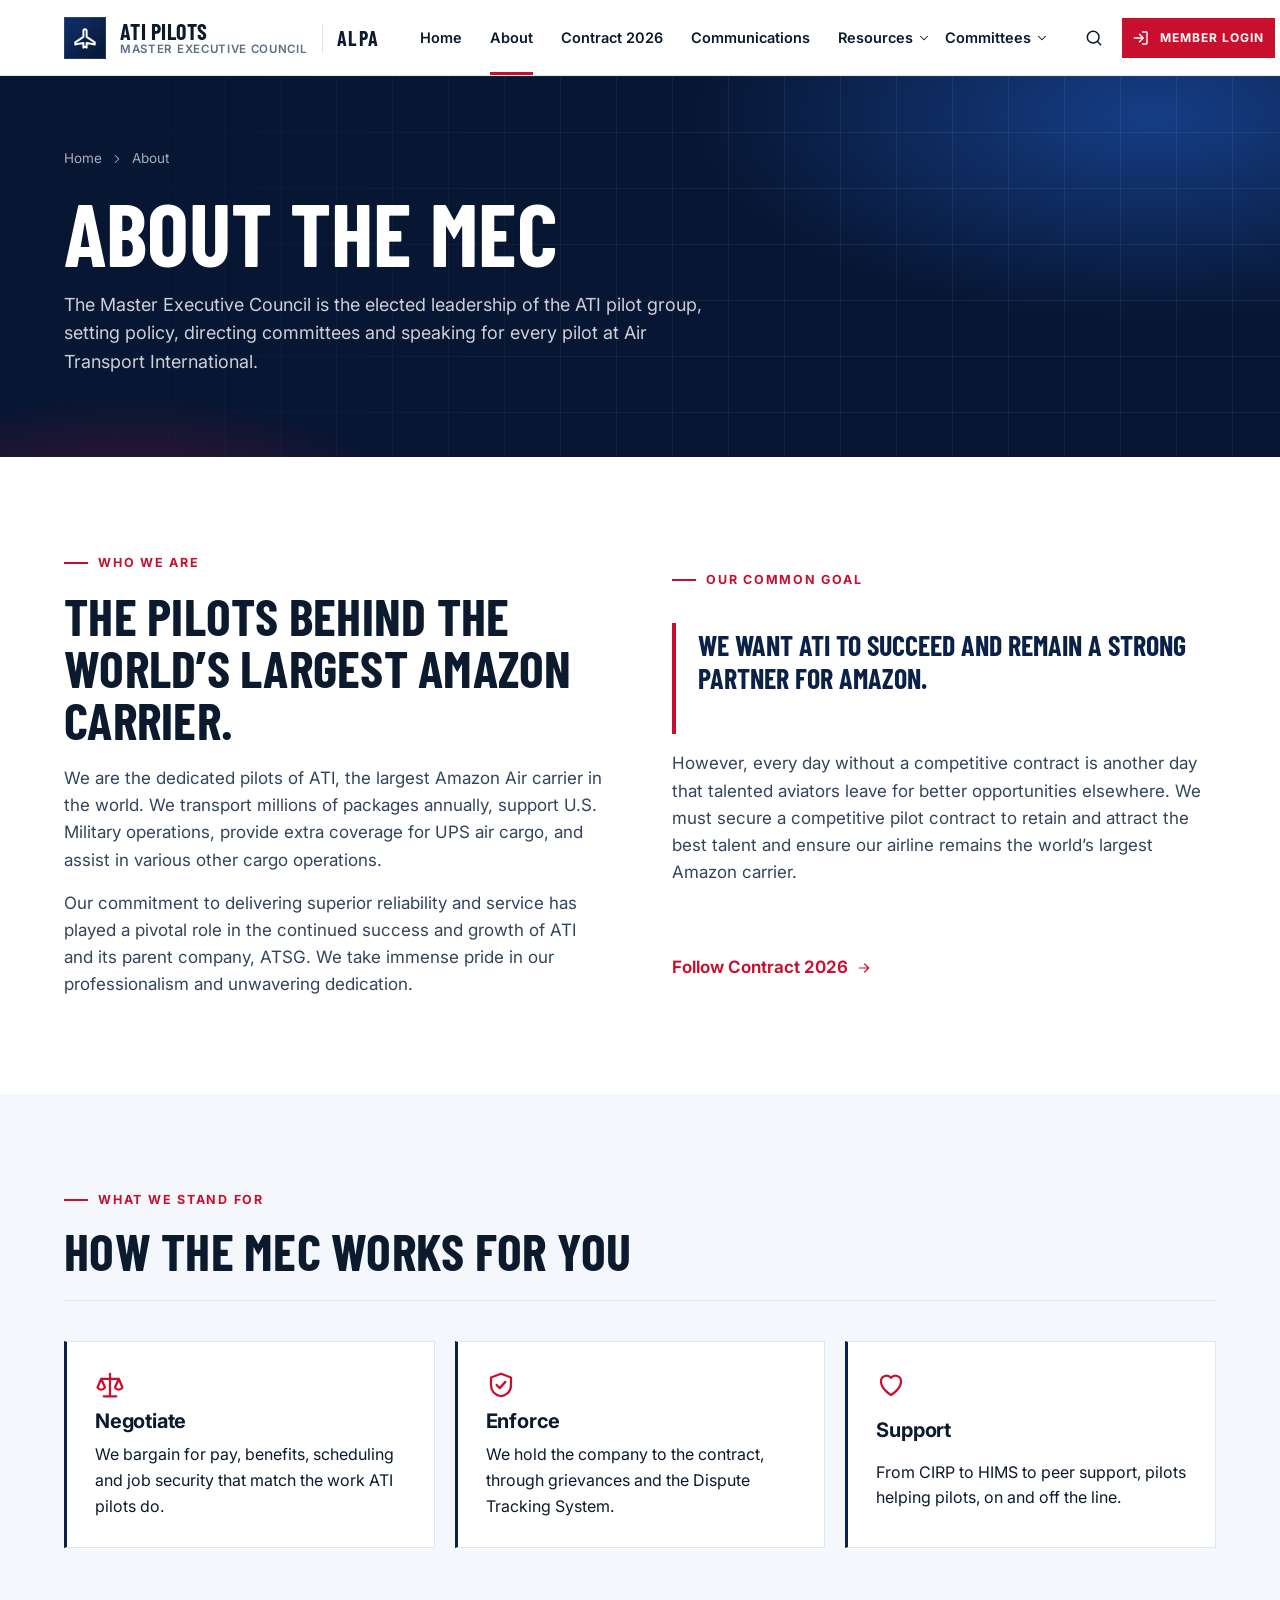
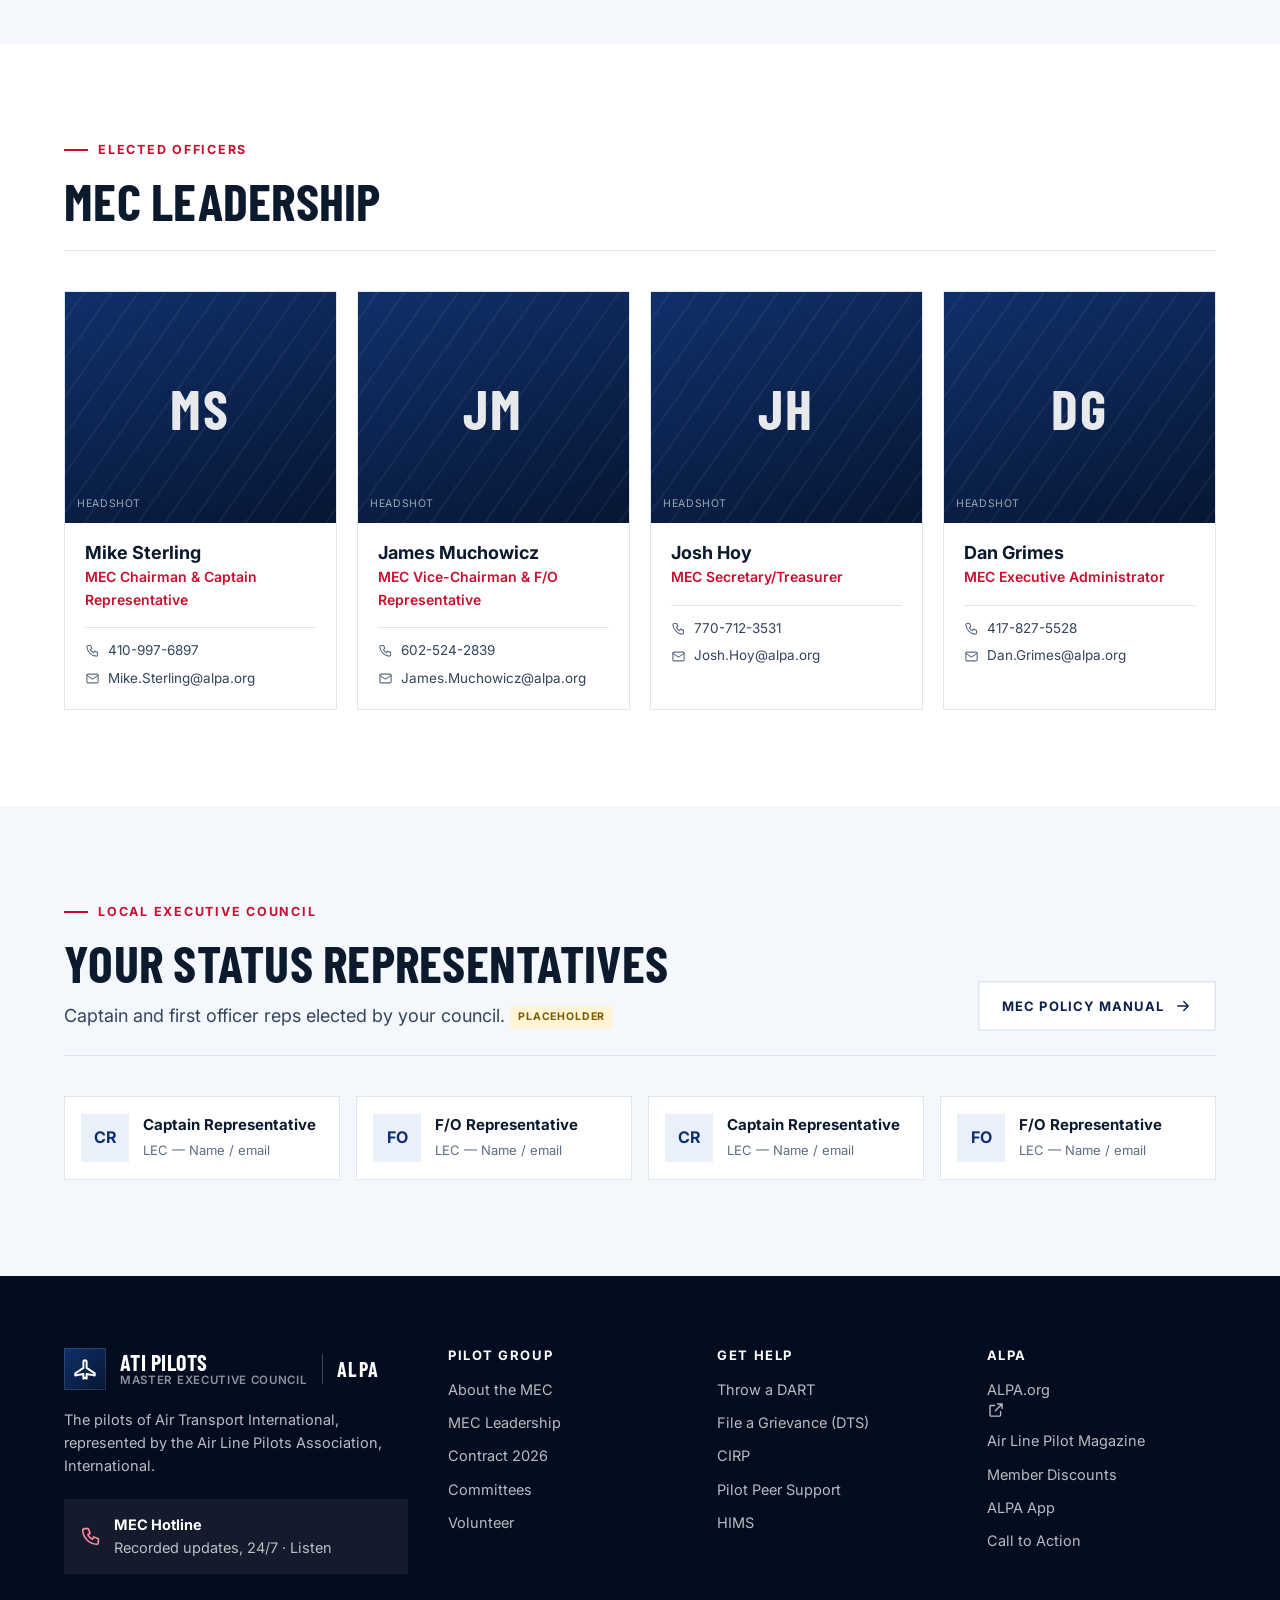
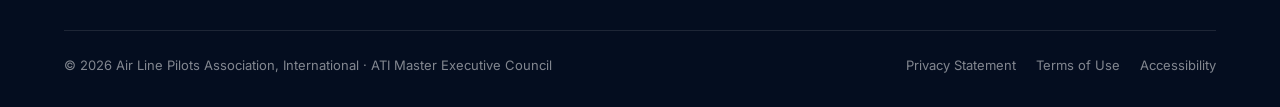
<file: about.html>
<!doctype html>
<html lang="en">
<head>
  <meta charset="utf-8" />
  <meta name="viewport" content="width=device-width, initial-scale=1" />
  <title>About | ATI Pilots · ALPA</title>
  <meta name="description" content="The official site of the Air Transport International Master Executive Council of the Air Line Pilots Association, International." />
  <link rel="preconnect" href="https://fonts.googleapis.com" />
  <link rel="preconnect" href="https://fonts.gstatic.com" crossorigin />
  <link href="https://fonts.googleapis.com/css2?family=Barlow+Condensed:wght@600;700&family=Inter:wght@400;500;600;700&display=swap" rel="stylesheet" />
  <link rel="stylesheet" href="css/styles.css" />
</head>
<body data-page="about">
  <div id="site-header"></div>
  <main id="main">
    <section class="page-hero">
      <div class="container">
        <nav class="crumbs" aria-label="Breadcrumb"><a href="index.html">Home</a><i data-icon="chevron"></i><span>About</span></nav>
        <h1>About the MEC</h1>
        <p>The Master Executive Council is the elected leadership of the ATI pilot group, setting policy, directing committees and speaking for every pilot at Air Transport International.</p>
      </div>
    </section>
    <section class="section">
      <div class="container split">
        <div class="prose reveal">
          <span class="eyebrow">Who we are</span>
          <h2 class="h2">The pilots behind the world’s largest Amazon carrier.</h2>
          <p>We are the dedicated pilots of ATI, the largest Amazon Air carrier in the world. We transport millions of packages annually, support U.S. Military operations, provide extra coverage for UPS air cargo, and assist in various other cargo operations.</p>
          <p>Our commitment to delivering superior reliability and service has played a pivotal role in the continued success and growth of ATI and its parent company, ATSG. We take immense pride in our professionalism and unwavering dedication.</p>
        </div>
        <div class="prose reveal" data-delay="1">
          <span class="eyebrow">Our common goal</span>
          <p class="quote">We want ATI to succeed and remain a strong partner for Amazon.</p>
          <p>However, every day without a competitive contract is another day that talented aviators leave for better opportunities elsewhere. We must secure a competitive pilot contract to retain and attract the best talent and ensure our airline remains the world’s largest Amazon carrier.</p>
          <a class="link-arrow" href="contract-2026.html">Follow Contract 2026 <i data-icon="arrow"></i></a>
        </div>
      </div>
    </section>

    <section class="section section--alt">
      <div class="container">
        <div class="section-head reveal"><div><span class="eyebrow">What we stand for</span><h2 class="h2">How the MEC works for you</h2></div></div>
        <div class="values">
          <div class="value reveal"><i data-icon="scale"></i><h3 class="h3">Negotiate</h3><p>We bargain for pay, benefits, scheduling and job security that match the work ATI pilots do.</p></div>
          <div class="value reveal" data-delay="1"><i data-icon="shield"></i><h3 class="h3">Enforce</h3><p>We hold the company to the contract, through grievances and the Dispute Tracking System.</p></div>
          <div class="value reveal" data-delay="2"><i data-icon="heart"></i><h3 class="h3">Support</h3><p>From CIRP to HIMS to peer support, pilots helping pilots, on and off the line.</p></div>
        </div>
      </div>
    </section>

    <section class="section" id="leadership">
      <div class="container">
        <div class="section-head reveal"><div><span class="eyebrow">Elected officers</span><h2 class="h2">MEC Leadership</h2></div></div>
        <div class="leaders" data-leaders></div>
      </div>
    </section>

    <section class="section section--alt">
      <div class="container">
        <div class="section-head reveal">
          <div><span class="eyebrow">Local Executive Council</span><h2 class="h2">Your Status Representatives</h2>
          <p class="lede">Captain and first officer reps elected by your council. <span class="tag-sample">Placeholder</span></p></div>
          <a class="btn btn--outline" href="#">MEC Policy Manual <i data-icon="arrow" class="icon--arrow"></i></a>
        </div>
        <div class="reps">
          <div class="rep"><span class="rep__avatar">CR</span><div><strong>Captain Representative</strong><small>LEC — Name / email</small></div></div>
          <div class="rep"><span class="rep__avatar">FO</span><div><strong>F/O Representative</strong><small>LEC — Name / email</small></div></div>
          <div class="rep"><span class="rep__avatar">CR</span><div><strong>Captain Representative</strong><small>LEC — Name / email</small></div></div>
          <div class="rep"><span class="rep__avatar">FO</span><div><strong>F/O Representative</strong><small>LEC — Name / email</small></div></div>
        </div>
      </div>
    </section>
  </main>
  <div id="site-footer"></div>
  <script src="js/data.js"></script>
  <script src="js/site.js"></script>
</body>
</html>
</file>
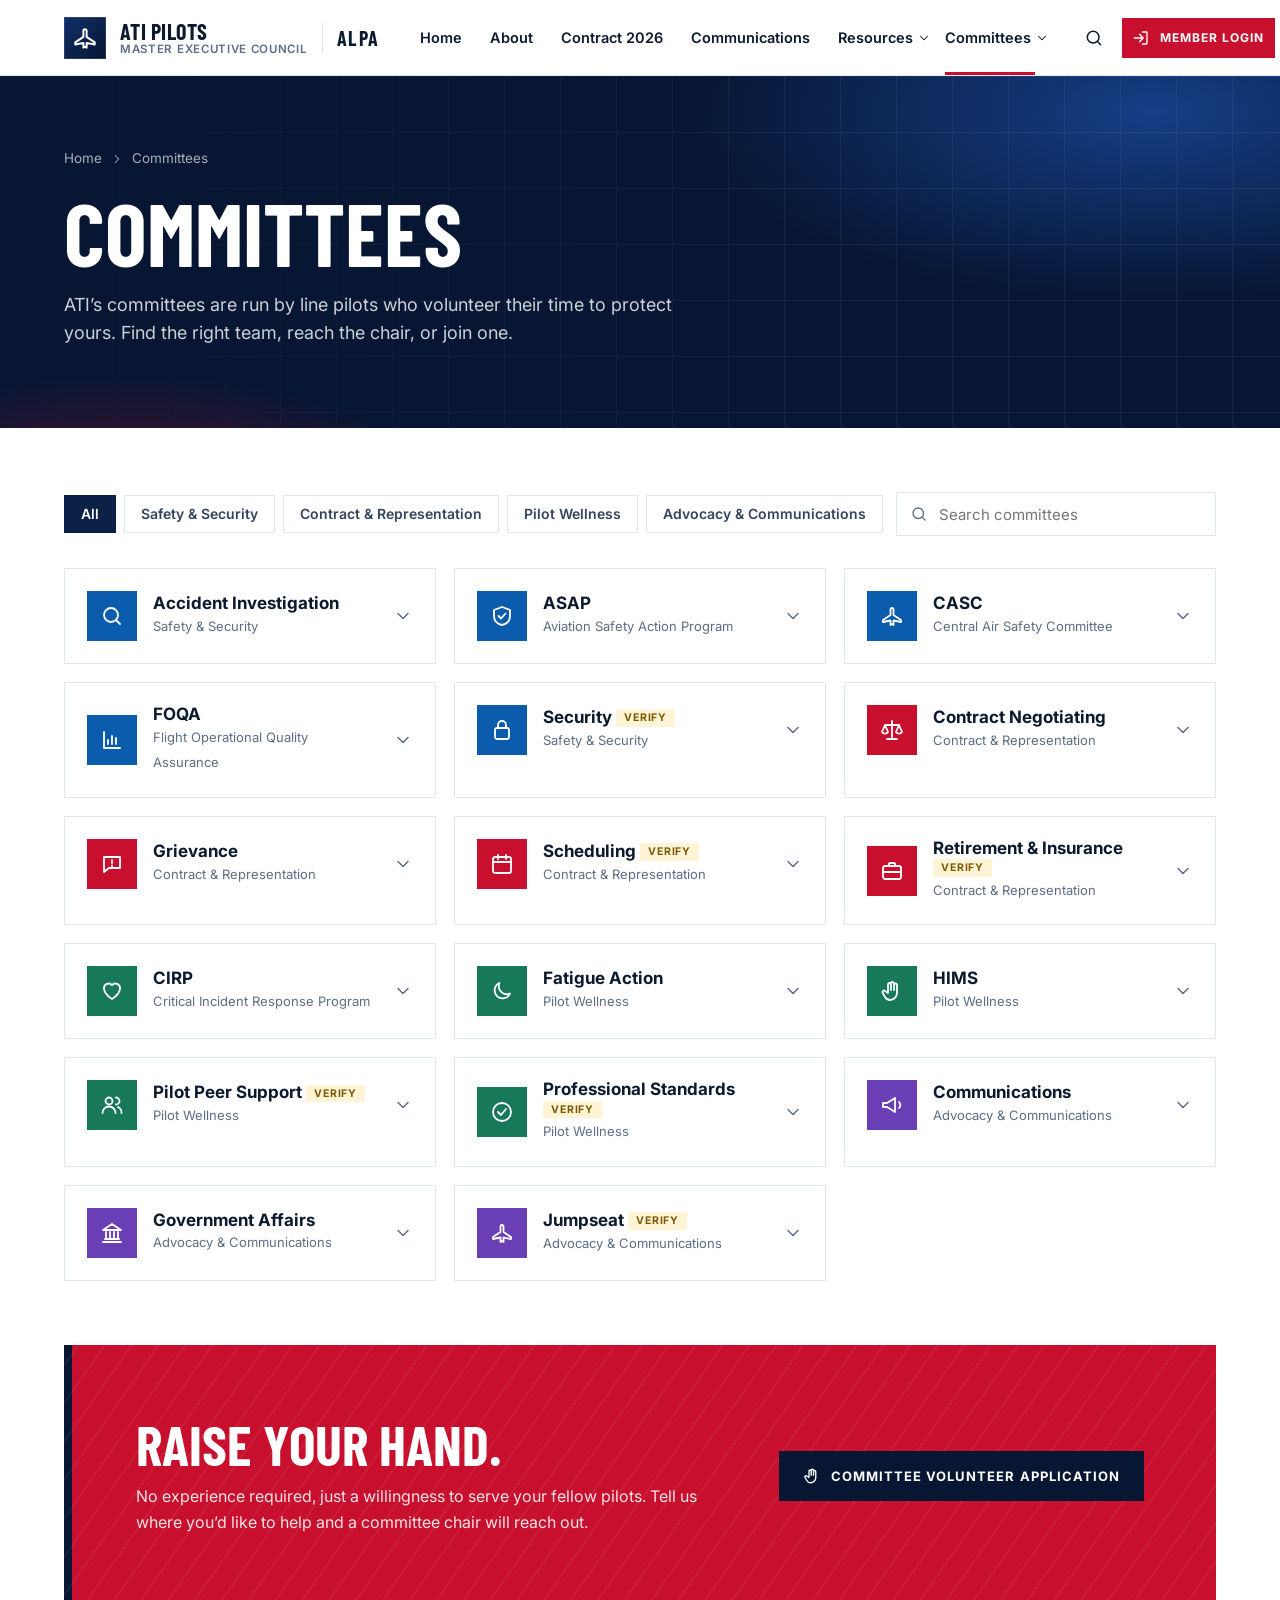
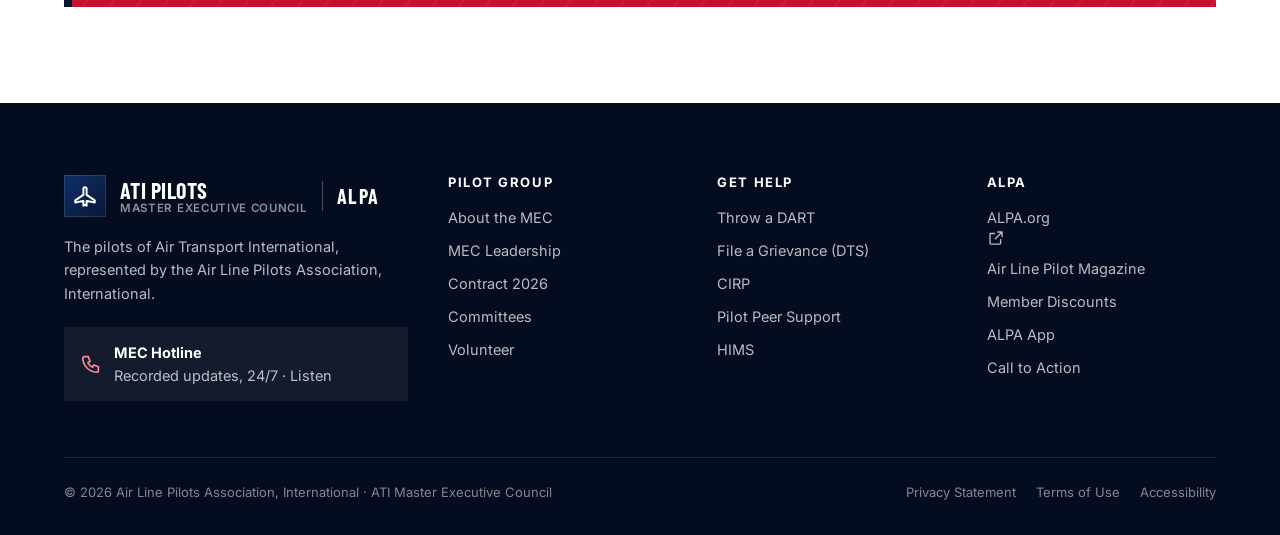
<file: committees.html>
<!doctype html>
<html lang="en">
<head>
  <meta charset="utf-8" />
  <meta name="viewport" content="width=device-width, initial-scale=1" />
  <title>Committees | ATI Pilots · ALPA</title>
  <meta name="description" content="The official site of the Air Transport International Master Executive Council of the Air Line Pilots Association, International." />
  <link rel="preconnect" href="https://fonts.googleapis.com" />
  <link rel="preconnect" href="https://fonts.gstatic.com" crossorigin />
  <link href="https://fonts.googleapis.com/css2?family=Barlow+Condensed:wght@600;700&family=Inter:wght@400;500;600;700&display=swap" rel="stylesheet" />
  <link rel="stylesheet" href="css/styles.css" />
</head>
<body data-page="committees">
  <div id="site-header"></div>
  <main id="main">
    <section class="page-hero">
      <div class="container">
        <nav class="crumbs" aria-label="Breadcrumb"><a href="index.html">Home</a><i data-icon="chevron"></i><span>Committees</span></nav>
        <h1>Committees</h1>
        <p>ATI’s committees are run by line pilots who volunteer their time to protect yours. Find the right team, reach the chair, or join one.</p>
      </div>
    </section>
    <section class="section section--tight">
      <div class="container" data-committees>
        <div class="filterbar">
          <div class="chips" role="toolbar" aria-label="Filter by area"></div>
          <label class="searchbox"><i data-icon="search"></i><span class="sr-only">Search committees</span><input type="search" placeholder="Search committees" /></label>
        </div>
        <div data-out></div>
      </div>
    </section>
    <section class="section" id="volunteer" style="padding-top:0">
      <div class="container">
        <div class="cta-panel reveal">
          <div>
            <h2>Raise your hand.</h2>
            <p>No experience required, just a willingness to serve your fellow pilots. Tell us where you’d like to help and a committee chair will reach out.</p>
          </div>
          <div class="btn-row"><a class="btn btn--navy" href="#"><i data-icon="hand"></i> Committee Volunteer Application</a></div>
        </div>
      </div>
    </section>
  </main>
  <div id="site-footer"></div>
  <script src="js/data.js"></script>
  <script src="js/site.js"></script>
</body>
</html>
</file>
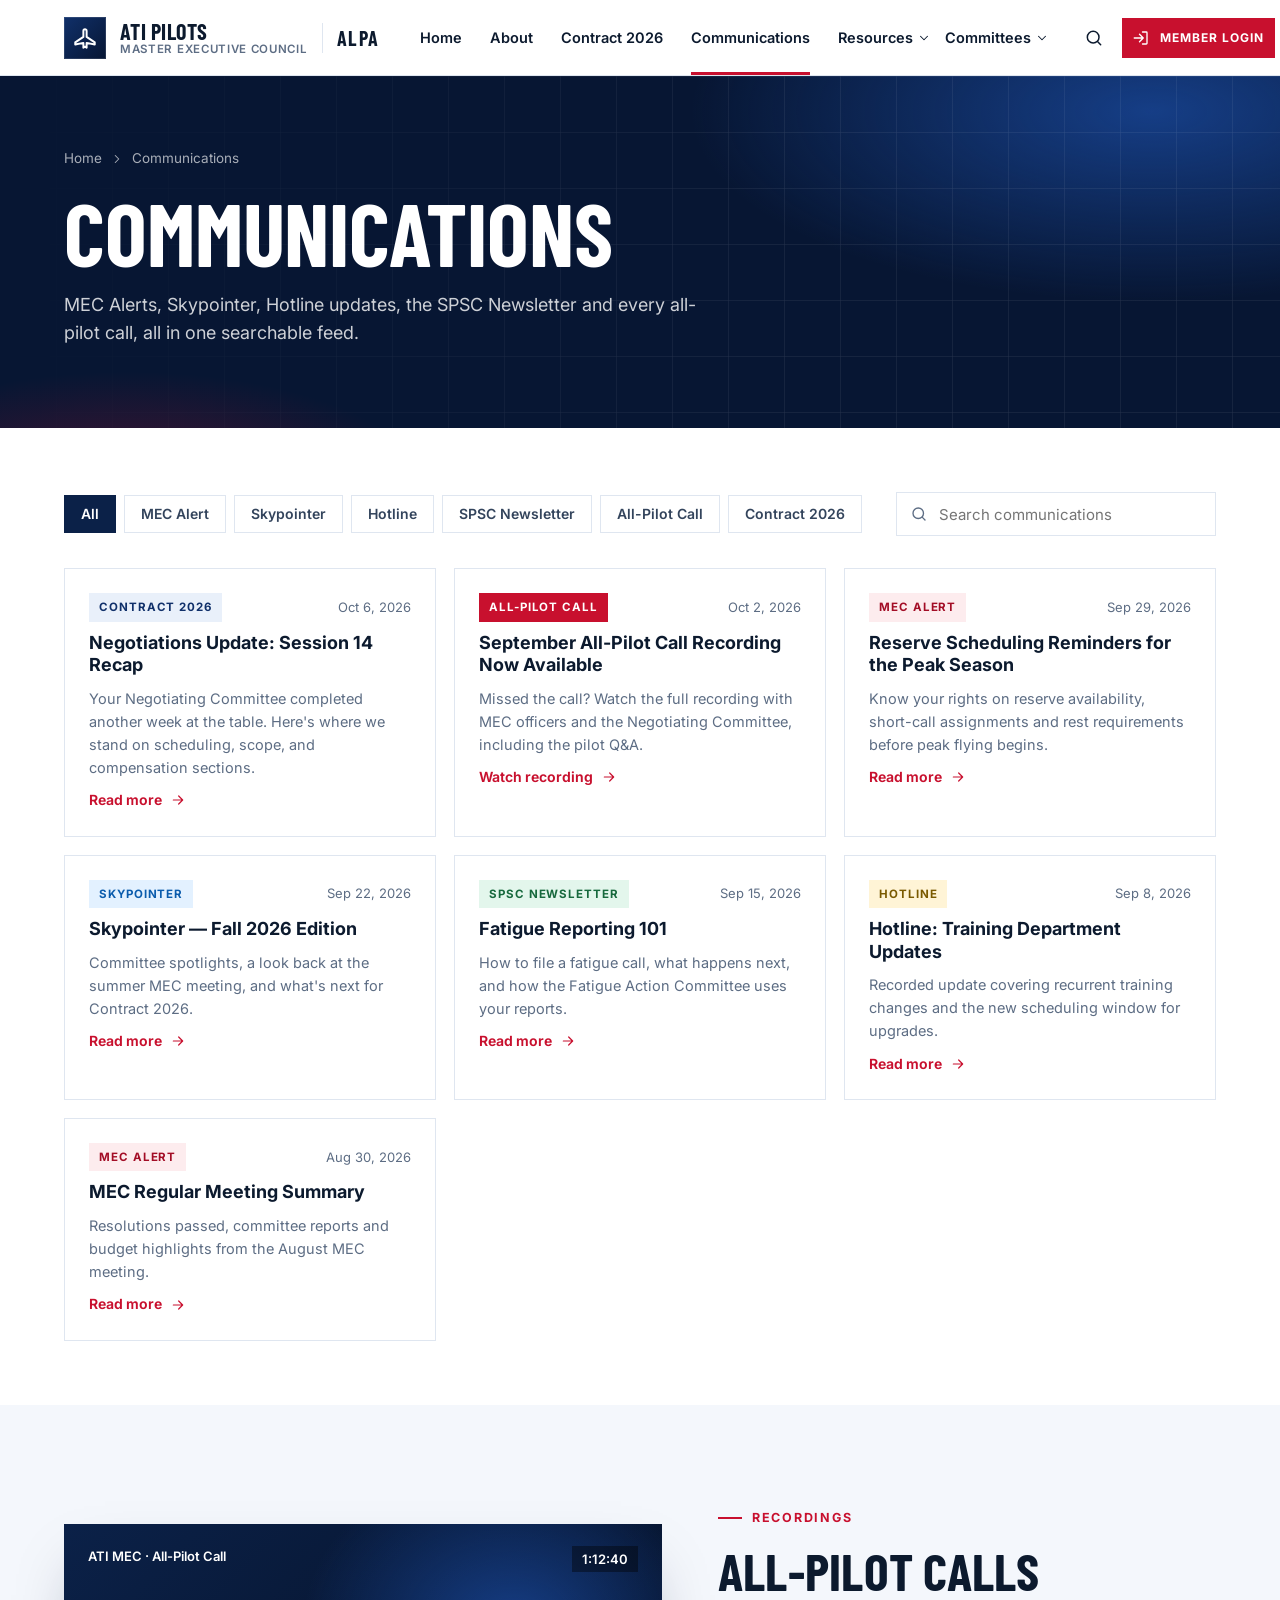
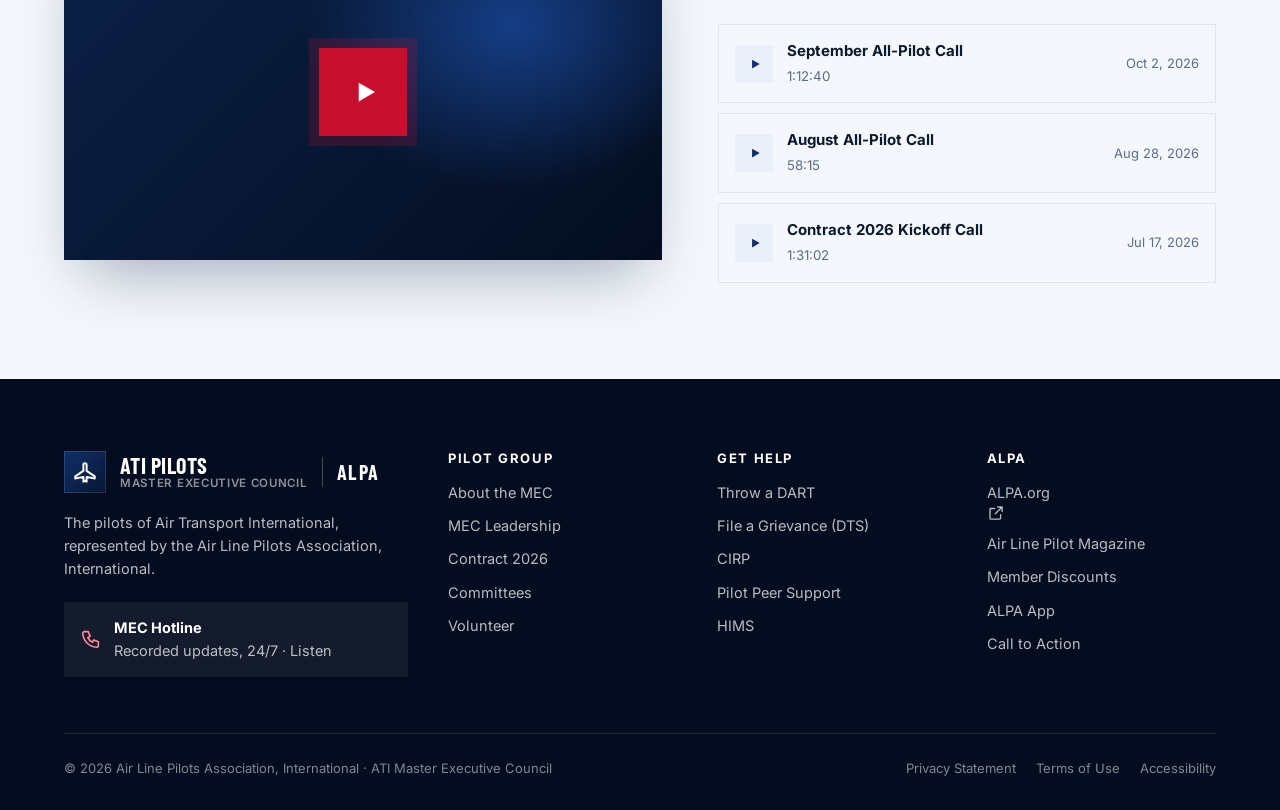
<file: communications.html>
<!doctype html>
<html lang="en">
<head>
  <meta charset="utf-8" />
  <meta name="viewport" content="width=device-width, initial-scale=1" />
  <title>Communications | ATI Pilots · ALPA</title>
  <meta name="description" content="The official site of the Air Transport International Master Executive Council of the Air Line Pilots Association, International." />
  <link rel="preconnect" href="https://fonts.googleapis.com" />
  <link rel="preconnect" href="https://fonts.gstatic.com" crossorigin />
  <link href="https://fonts.googleapis.com/css2?family=Barlow+Condensed:wght@600;700&family=Inter:wght@400;500;600;700&display=swap" rel="stylesheet" />
  <link rel="stylesheet" href="css/styles.css" />
</head>
<body data-page="comms">
  <div id="site-header"></div>
  <main id="main">
    <section class="page-hero">
      <div class="container">
        <nav class="crumbs" aria-label="Breadcrumb"><a href="index.html">Home</a><i data-icon="chevron"></i><span>Communications</span></nav>
        <h1>Communications</h1>
        <p>MEC Alerts, Skypointer, Hotline updates, the SPSC Newsletter and every all-pilot call, all in one searchable feed.</p>
      </div>
    </section>
    <section class="section section--tight">
      <div class="container" data-comms>
        <div class="filterbar">
          <div class="chips" role="toolbar" aria-label="Filter by type"></div>
          <label class="searchbox"><i data-icon="search"></i><span class="sr-only">Search communications</span><input type="search" placeholder="Search communications" /></label>
        </div>
        <div data-out></div>
      </div>
    </section>
    <section class="section section--alt">
      <div class="container call-feature">
        <a class="player reveal" href="#" aria-label="Play the latest all-pilot call">
          <div class="player__meta"><span>ATI MEC · All-Pilot Call</span><span>1:12:40</span></div>
          <span class="player__play"><i data-icon="play"></i></span>
        </a>
        <div class="reveal" data-delay="1">
          <span class="eyebrow">Recordings</span>
          <h2 class="h2" style="margin-top:16px">All-Pilot Calls</h2>
          <div class="call-list" data-calls></div>
        </div>
      </div>
    </section>
  </main>
  <div id="site-footer"></div>
  <script src="js/data.js"></script>
  <script src="js/site.js"></script>
</body>
</html>
</file>
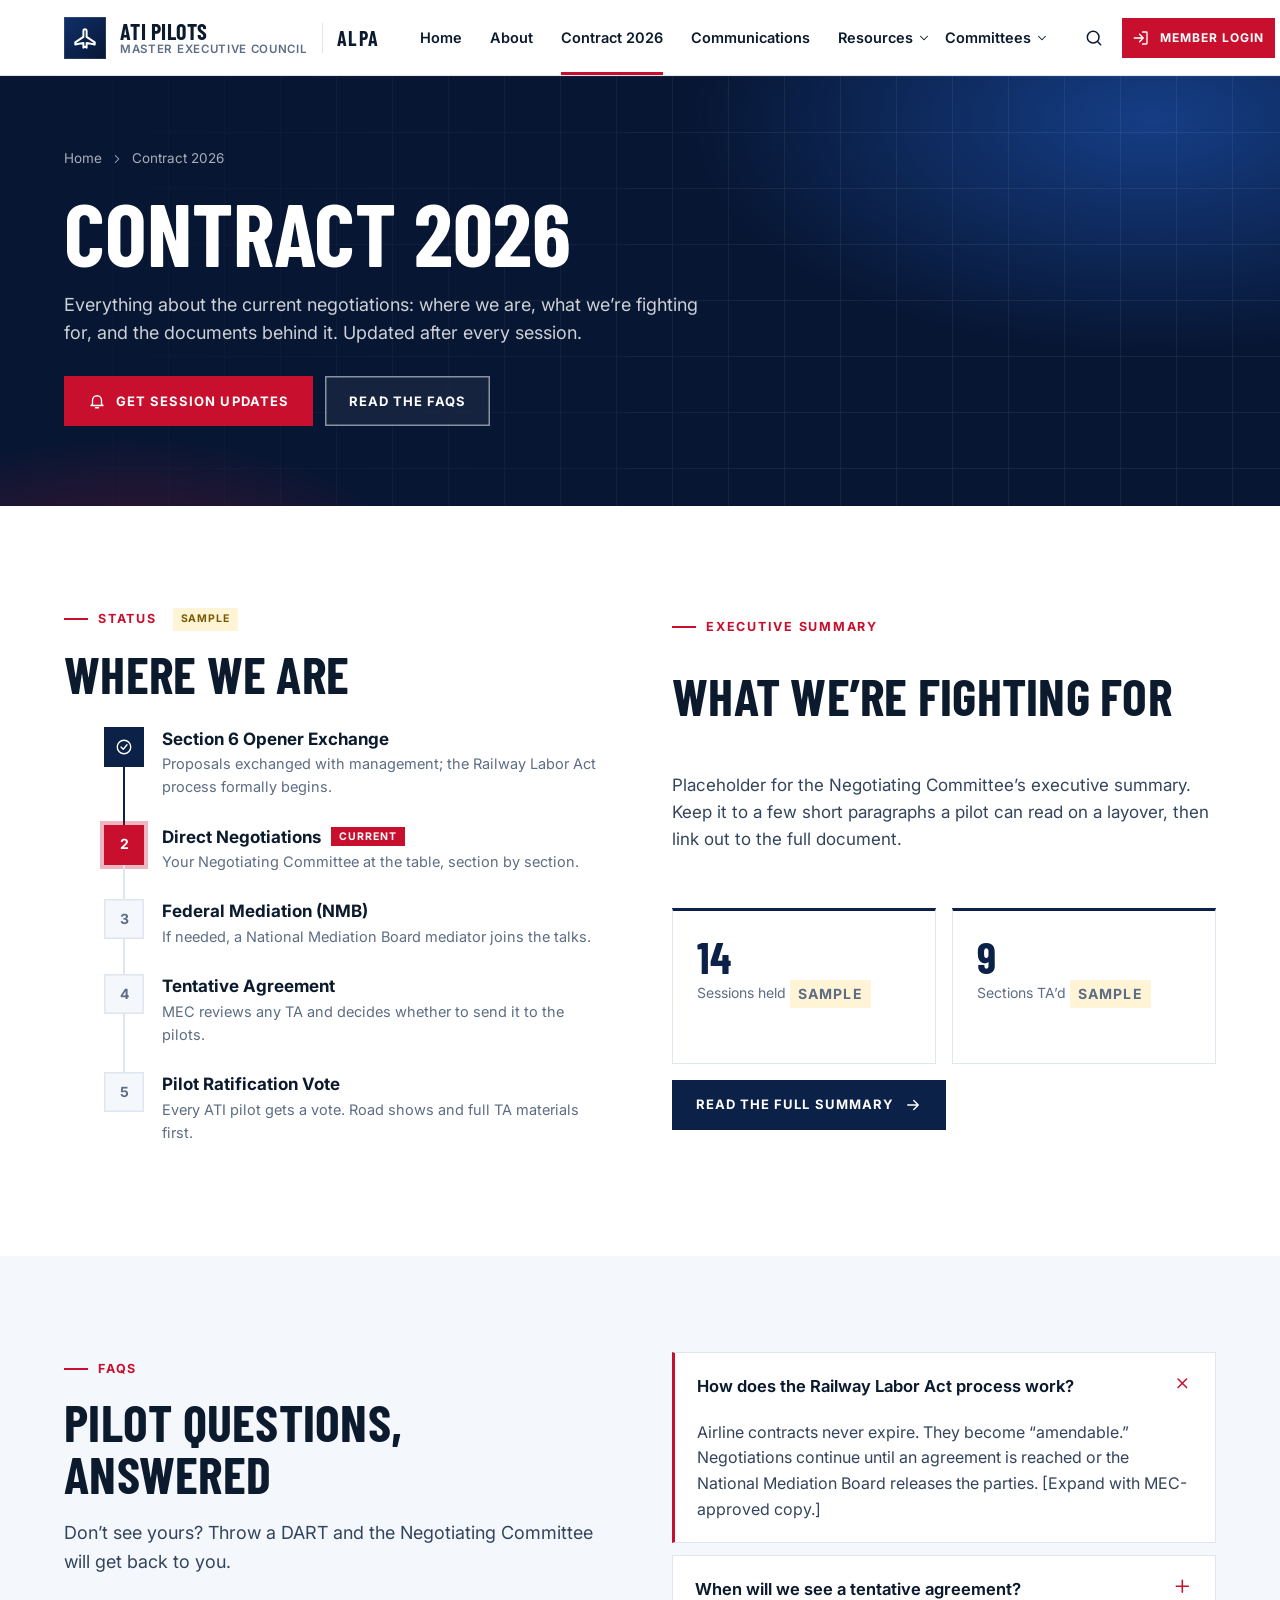
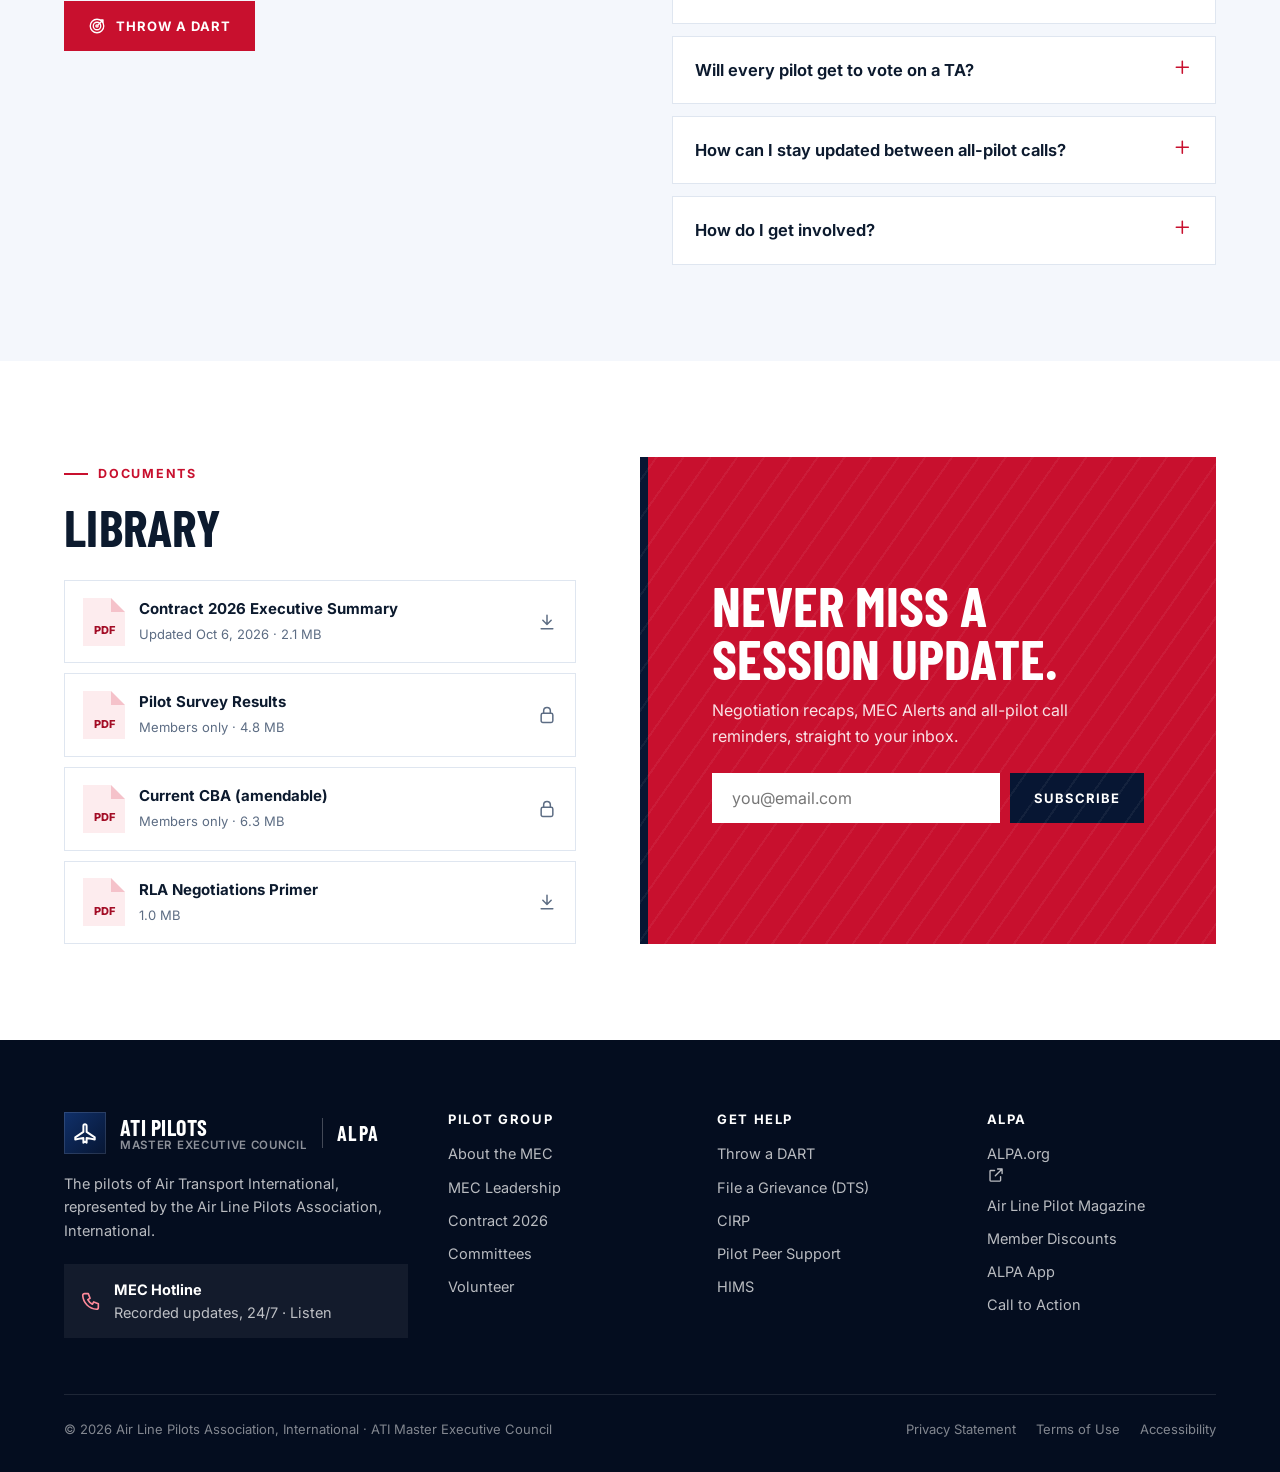
<file: contract-2026.html>
<!doctype html>
<html lang="en">
<head>
  <meta charset="utf-8" />
  <meta name="viewport" content="width=device-width, initial-scale=1" />
  <title>Contract 2026 | ATI Pilots · ALPA</title>
  <meta name="description" content="The official site of the Air Transport International Master Executive Council of the Air Line Pilots Association, International." />
  <link rel="preconnect" href="https://fonts.googleapis.com" />
  <link rel="preconnect" href="https://fonts.gstatic.com" crossorigin />
  <link href="https://fonts.googleapis.com/css2?family=Barlow+Condensed:wght@600;700&family=Inter:wght@400;500;600;700&display=swap" rel="stylesheet" />
  <link rel="stylesheet" href="css/styles.css" />
</head>
<body data-page="contract">
  <div id="site-header"></div>
  <main id="main">
    <section class="page-hero">
      <div class="container">
        <nav class="crumbs" aria-label="Breadcrumb"><a href="index.html">Home</a><i data-icon="chevron"></i><span>Contract 2026</span></nav>
        <h1>Contract 2026</h1>
        <p>Everything about the current negotiations: where we are, what we’re fighting for, and the documents behind it. Updated after every session.</p>
        <div class="hero__ctas"><a class="btn btn--primary" href="#updates"><i data-icon="bell"></i> Get session updates</a><a class="btn btn--ghost" href="#faq">Read the FAQs</a></div>
      </div>
    </section>
    <section class="section">
      <div class="container split">
        <div class="reveal">
          <span class="eyebrow">Status <span class="tag-sample" style="margin-left:6px">Sample</span></span>
          <h2 class="h2" style="margin:16px 0 28px">Where we are</h2>
          <ol class="timeline timeline--light" data-timeline></ol>
        </div>
        <div class="prose reveal" data-delay="1">
          <span class="eyebrow">Executive summary</span>
          <h2 class="h2">What we’re fighting for</h2>
          <p>Placeholder for the Negotiating Committee’s executive summary. Keep it to a few short paragraphs a pilot can read on a layover, then link out to the full document.</p>
          <div class="stat-row" style="grid-template-columns:1fr 1fr;margin-top:8px">
            <div class="stat"><strong>14</strong><span>Sessions held <span class="tag-sample">Sample</span></span></div>
            <div class="stat"><strong>9</strong><span>Sections TA’d <span class="tag-sample">Sample</span></span></div>
          </div>
          <a class="btn btn--navy" href="#docs" style="width:max-content">Read the full summary <i data-icon="arrow" class="icon--arrow"></i></a>
        </div>
      </div>
    </section>

    <section class="section section--alt" id="faq">
      <div class="container split">
        <div class="reveal">
          <span class="eyebrow">FAQs</span>
          <h2 class="h2" style="margin:16px 0 20px">Pilot questions, answered</h2>
          <p class="lede">Don’t see yours? Throw a DART and the Negotiating Committee will get back to you.</p>
          <a class="btn btn--primary" href="#" style="margin-top:24px"><i data-icon="target"></i> Throw a DART</a>
        </div>
        <div class="faq reveal" data-delay="1">
          <details open><summary>How does the Railway Labor Act process work?<i data-icon="plus"></i></summary><div>Airline contracts never expire. They become “amendable.” Negotiations continue until an agreement is reached or the National Mediation Board releases the parties. [Expand with MEC-approved copy.]</div></details>
          <details><summary>When will we see a tentative agreement?<i data-icon="plus"></i></summary><div>[MEC-approved answer goes here.]</div></details>
          <details><summary>Will every pilot get to vote on a TA?<i data-icon="plus"></i></summary><div>Yes. Any tentative agreement the MEC approves goes to the full pilot group for a ratification vote, after road shows and full TA materials.</div></details>
          <details><summary>How can I stay updated between all-pilot calls?<i data-icon="plus"></i></summary><div>Sign up for session updates below, download the ALPA app, and check the Communications page for MEC Alerts.</div></details>
          <details><summary>How do I get involved?<i data-icon="plus"></i></summary><div>Volunteer for a committee, attend road shows, and share accurate information with your fellow pilots.</div></details>
        </div>
      </div>
    </section>

    <section class="section" id="docs">
      <div class="container split">
        <div class="reveal">
          <span class="eyebrow">Documents</span>
          <h2 class="h2" style="margin:16px 0 28px">Library</h2>
          <div class="docs">
            <a class="doc" href="#"><span class="doc__type">PDF</span><span><strong>Contract 2026 Executive Summary</strong><small>Updated Oct 6, 2026 · 2.1 MB</small></span><i data-icon="download"></i></a>
            <a class="doc" href="#"><span class="doc__type">PDF</span><span><strong>Pilot Survey Results</strong><small>Members only · 4.8 MB</small></span><i data-icon="lock"></i></a>
            <a class="doc" href="#"><span class="doc__type">PDF</span><span><strong>Current CBA (amendable)</strong><small>Members only · 6.3 MB</small></span><i data-icon="lock"></i></a>
            <a class="doc" href="#"><span class="doc__type">PDF</span><span><strong>RLA Negotiations Primer</strong><small>1.0 MB</small></span><i data-icon="download"></i></a>
          </div>
        </div>
        <div class="reveal" data-delay="1" id="updates">
          <div class="cta-panel" style="grid-template-columns:1fr;height:100%;align-content:center">
            <div>
              <h2>Never miss a session update.</h2>
              <p>Negotiation recaps, MEC Alerts and all-pilot call reminders, straight to your inbox.</p>
              <form class="signup" data-mock-form>
                <label class="sr-only" for="em">Email</label>
                <input id="em" type="email" placeholder="you@email.com" required />
                <button class="btn btn--navy" type="submit">Subscribe</button>
              </form>
            </div>
          </div>
        </div>
      </div>
    </section>
  </main>
  <div id="site-footer"></div>
  <script src="js/data.js"></script>
  <script src="js/site.js"></script>
</body>
</html>
</file>
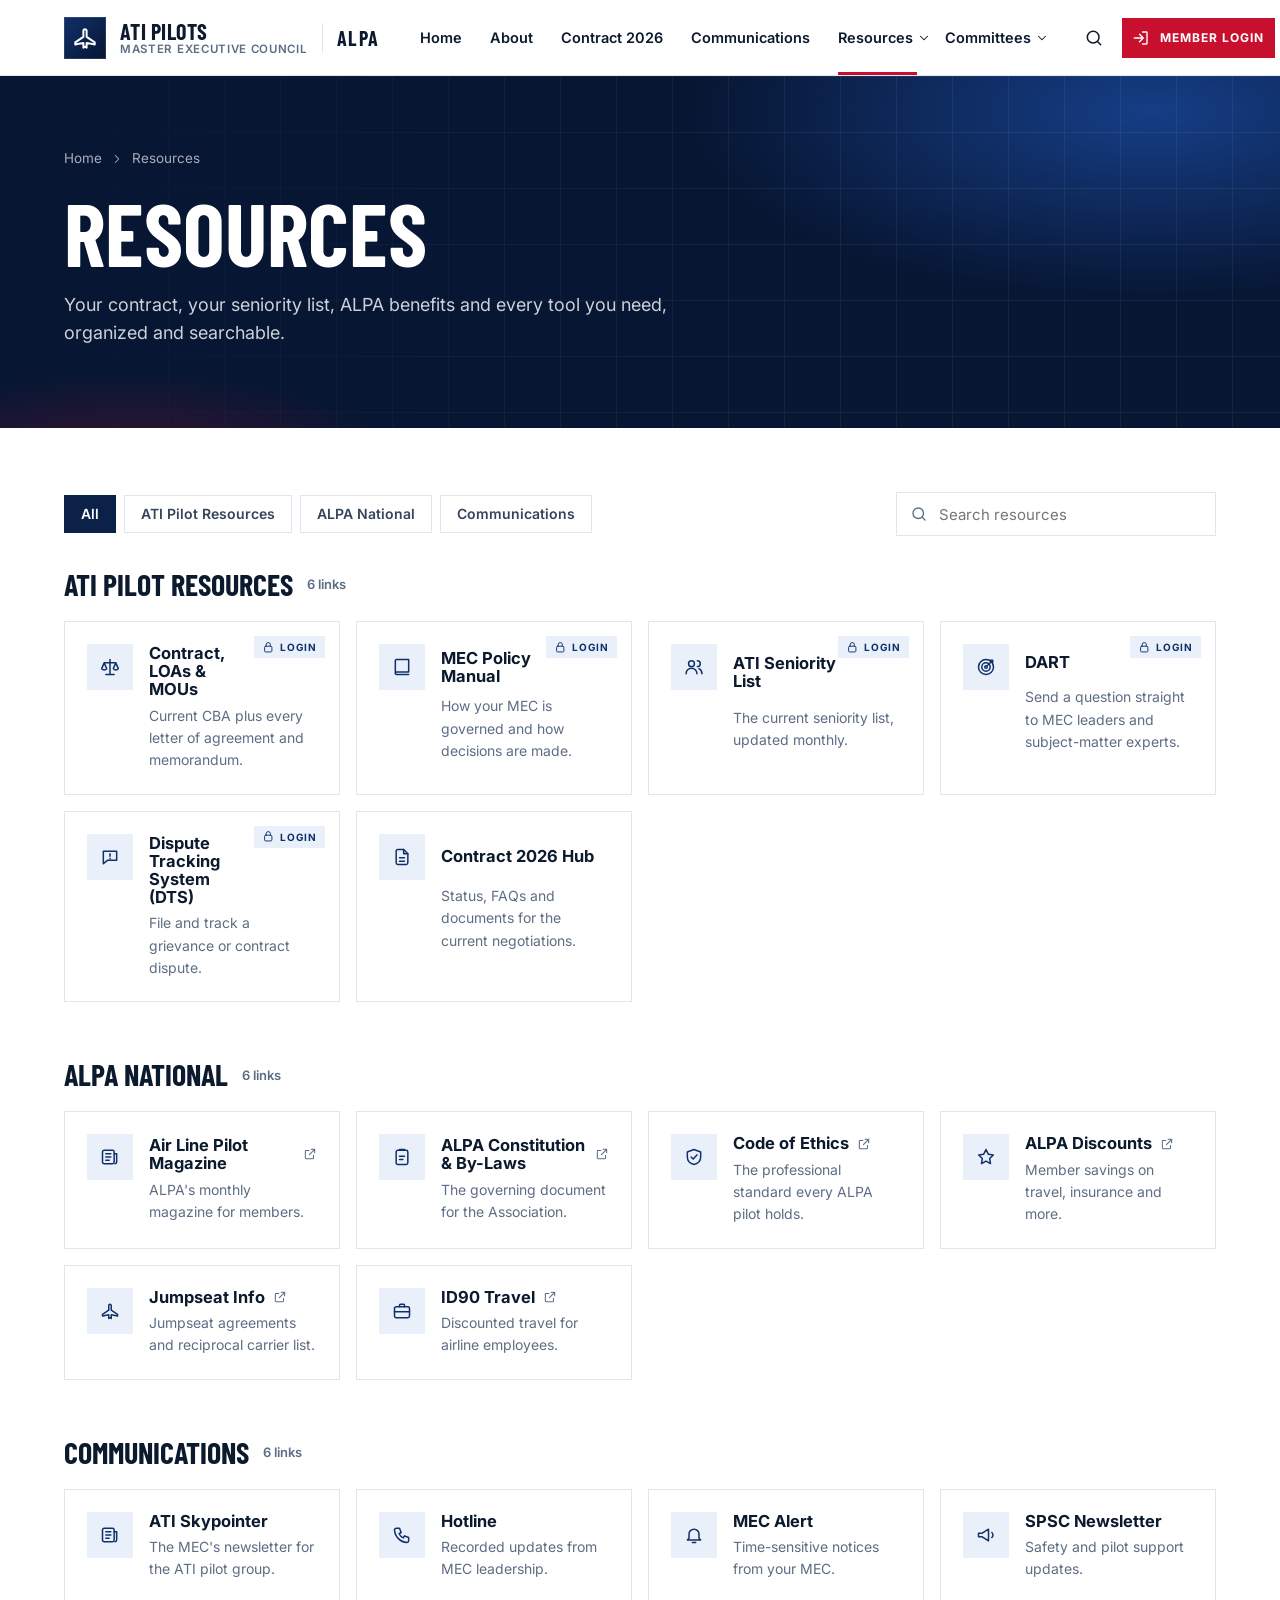
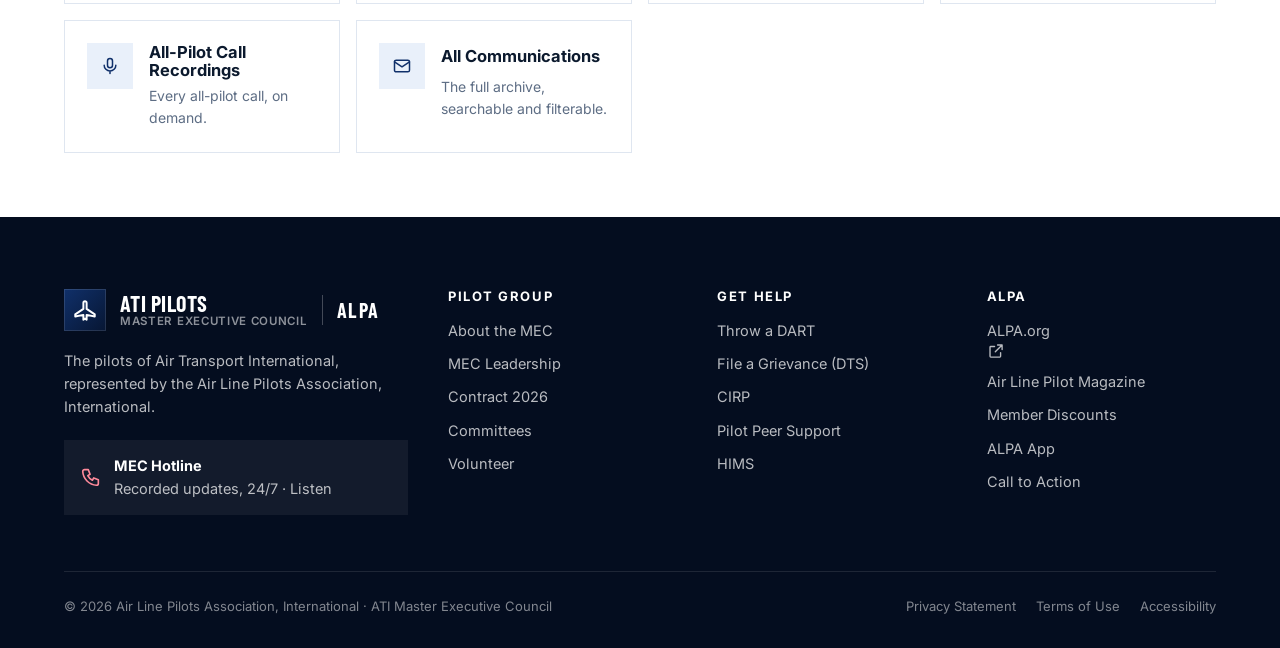
<file: resources.html>
<!doctype html>
<html lang="en">
<head>
  <meta charset="utf-8" />
  <meta name="viewport" content="width=device-width, initial-scale=1" />
  <title>Resources | ATI Pilots · ALPA</title>
  <meta name="description" content="The official site of the Air Transport International Master Executive Council of the Air Line Pilots Association, International." />
  <link rel="preconnect" href="https://fonts.googleapis.com" />
  <link rel="preconnect" href="https://fonts.gstatic.com" crossorigin />
  <link href="https://fonts.googleapis.com/css2?family=Barlow+Condensed:wght@600;700&family=Inter:wght@400;500;600;700&display=swap" rel="stylesheet" />
  <link rel="stylesheet" href="css/styles.css" />
</head>
<body data-page="resources">
  <div id="site-header"></div>
  <main id="main">
    <section class="page-hero">
      <div class="container">
        <nav class="crumbs" aria-label="Breadcrumb"><a href="index.html">Home</a><i data-icon="chevron"></i><span>Resources</span></nav>
        <h1>Resources</h1>
        <p>Your contract, your seniority list, ALPA benefits and every tool you need, organized and searchable.</p>
      </div>
    </section>
    <section class="section section--tight">
      <div class="container" data-resources>
        <div class="filterbar">
          <div class="chips" role="toolbar" aria-label="Filter by category"></div>
          <label class="searchbox"><i data-icon="search"></i><span class="sr-only">Search resources</span><input type="search" placeholder="Search resources" /></label>
        </div>
        <div data-out></div>
      </div>
    </section>
  </main>
  <div id="site-footer"></div>
  <script src="js/data.js"></script>
  <script src="js/site.js"></script>
</body>
</html>
</file>
<file: css/styles.css>
/* ==========================================================================
   ATI MEC — Site Mock
   Design tokens → base → layout → components → pages
   ========================================================================== */

:root {
  /* Brand */
  --navy-950: #040d1f;
  --navy-900: #071633;
  --navy-800: #0b2148;
  --navy-700: #10306a;
  --navy-600: #17428f;
  --red-600: #c8102e;
  --red-700: #a30d26;
  --red-50: #fdecee;
  --sky-100: #e9f0fa;
  --sky-50: #f4f7fc;

  /* Neutrals */
  --ink: #0c1a2e;
  --ink-2: #33445c;
  --muted: #5d6d84;
  --line: #dfe6f0;
  --white: #ffffff;

  /* Type */
  --font-display: "Barlow Condensed", "Arial Narrow", sans-serif;
  --font-body: "Inter", system-ui, -apple-system, "Segoe UI", sans-serif;

  /* Shape & motion */
  /* Square system: straight edges everywhere. Bump these to 2–4px if it ever feels too hard. */
  --radius-sm: 0;
  --radius: 0;
  --radius-lg: 0;
  --shadow-sm: 0 1px 2px rgba(7, 22, 51, .06), 0 2px 8px rgba(7, 22, 51, .06);
  --shadow: 0 10px 30px -10px rgba(7, 22, 51, .25);
  --shadow-lg: 0 30px 60px -20px rgba(7, 22, 51, .35);
  --ease: cubic-bezier(.2, .7, .2, 1);

  --container: 1200px;
  --header-h: 76px;
}

/* ---------- Base ---------- */
*, *::before, *::after { box-sizing: border-box; }
html { scroll-behavior: smooth; -webkit-text-size-adjust: 100%; }
body {
  margin: 0;
  font-family: var(--font-body);
  font-size: 16px;
  line-height: 1.6;
  color: var(--ink);
  background: var(--white);
  -webkit-font-smoothing: antialiased;
}
img, svg, video { display: block; max-width: 100%; }
a { color: inherit; text-decoration: none; }
button { font: inherit; color: inherit; cursor: pointer; background: none; border: 0; }
h1, h2, h3, h4 { margin: 0; line-height: 1.1; }
p { margin: 0; }
ul { margin: 0; padding: 0; list-style: none; }
:focus-visible { outline: 3px solid #5aa2ff; outline-offset: 3px; border-radius: 4px; }
.sr-only { position: absolute; width: 1px; height: 1px; overflow: hidden; clip: rect(0 0 0 0); white-space: nowrap; }
.skip-link { position: absolute; left: 16px; top: -60px; z-index: 200; background: var(--white); padding: 10px 16px; border-radius: var(--radius-sm); font-weight: 600; }
.skip-link:focus { top: 12px; }

.icon { width: 1.25em; height: 1.25em; flex: none; stroke: currentColor; fill: none; stroke-width: 1.8; stroke-linecap: round; stroke-linejoin: round; }

.container { width: 100%; max-width: var(--container); margin: 0 auto; padding: 0 24px; }
@media (max-width: 600px) { .container { padding: 0 16px; } }

.section { padding: 96px 0; }
.section--tight { padding: 64px 0; }
.section--alt { background: var(--sky-50); }
.section--navy { background: var(--navy-900); color: var(--white); }
@media (max-width: 768px) { .section { padding: 64px 0; } }

/* ---------- Type helpers ---------- */
.eyebrow {
  display: inline-flex; align-items: center; gap: 10px;
  font-size: 12.5px; font-weight: 700; letter-spacing: .14em; text-transform: uppercase;
  color: var(--red-600);
}
.eyebrow::before { content: ""; width: 24px; height: 2px; background: currentColor; }
.section--navy .eyebrow, .on-dark .eyebrow { color: #ff8a9b; }
.display {
  font-family: var(--font-display); font-weight: 700; text-transform: uppercase;
  letter-spacing: .01em; line-height: .95;
}
.h2 { font-family: var(--font-display); font-weight: 700; font-size: clamp(34px, 4.4vw, 52px); text-transform: uppercase; line-height: 1; letter-spacing: .005em; }
.h3 { font-size: 20px; font-weight: 700; letter-spacing: -.01em; }
.lede { font-size: 18px; color: var(--ink-2); max-width: 62ch; }
.section--navy .lede { color: rgba(255,255,255,.78); }
.section-head { display: flex; align-items: end; justify-content: space-between; gap: 24px; margin-bottom: 40px; flex-wrap: wrap; }
.section-head > div { display: grid; gap: 14px; }
.tag-sample {
  display: inline-block; font-size: 10.5px; font-weight: 700; letter-spacing: .08em; text-transform: uppercase;
  padding: 3px 8px; border-radius: 999px; background: #fff4d6; color: #7a5a00; vertical-align: middle;
}

/* ---------- Buttons ---------- */
.btn {
  display: inline-flex; align-items: center; justify-content: center; gap: 10px;
  height: 50px; padding: 0 24px; border-radius: 999px;
  font-weight: 650; font-size: 15px; letter-spacing: .01em;
  transition: transform .2s var(--ease), background .2s, box-shadow .2s, color .2s;
  white-space: nowrap;
}
.btn .icon { width: 18px; height: 18px; transition: transform .2s var(--ease); }
.btn:hover .icon--arrow { transform: translateX(3px); }
.btn--primary { background: var(--red-600); color: var(--white); box-shadow: 0 8px 24px -8px rgba(200,16,46,.6); }
.btn--primary:hover { background: var(--red-700); transform: translateY(-1px); }
.btn--navy { background: var(--navy-800); color: var(--white); }
.btn--navy:hover { background: var(--navy-700); transform: translateY(-1px); }
.btn--ghost { color: var(--white); box-shadow: inset 0 0 0 1.5px rgba(255,255,255,.5); backdrop-filter: blur(6px); background: rgba(255,255,255,.06); }
.btn--ghost:hover { background: rgba(255,255,255,.16); }
.btn--outline { color: var(--navy-800); box-shadow: inset 0 0 0 1.5px var(--line); background: var(--white); }
.btn--outline:hover { box-shadow: inset 0 0 0 1.5px var(--navy-700); }
.btn--sm { height: 40px; padding: 0 18px; font-size: 14px; }
.link-arrow { display: inline-flex; align-items: center; gap: 8px; font-weight: 650; color: var(--red-600); }
.link-arrow .icon { width: 16px; height: 16px; transition: transform .2s var(--ease); }
.link-arrow:hover .icon { transform: translateX(4px); }
.section--navy .link-arrow { color: #ff8a9b; }

/* ==========================================================================
   Header
   ========================================================================== */
.site-header {
  position: sticky; top: 0; z-index: 100; height: var(--header-h);
  background: rgba(255,255,255,.92); backdrop-filter: saturate(1.6) blur(14px);
  border-bottom: 1px solid var(--line);
  transition: background .3s, border-color .3s, color .3s;
}
.site-header .container { height: 100%; display: flex; align-items: center; gap: 28px; }
.page-home .site-header { position: fixed; left: 0; right: 0; }
.page-home .site-header:not(.is-scrolled) { background: transparent; border-color: transparent; color: var(--white); backdrop-filter: none; }
.page-home .site-header:not(.is-scrolled) .brand__sub { color: rgba(255,255,255,.7); }
.page-home .site-header:not(.is-scrolled) .brand__divider { background: rgba(255,255,255,.35); }

.brand { display: flex; align-items: center; gap: 14px; margin-right: auto; }
.brand__mark {
  width: 42px; height: 42px; border-radius: 10px; display: grid; place-items: center;
  background: linear-gradient(135deg, var(--navy-700), var(--navy-900)); color: var(--white);
  box-shadow: inset 0 0 0 1px rgba(255,255,255,.12);
}
.brand__mark svg { width: 26px; height: 26px; }
.brand__text { display: grid; line-height: 1.05; }
.brand__title { font-family: var(--font-display); font-weight: 700; font-size: 22px; letter-spacing: .02em; text-transform: uppercase; }
.brand__sub { white-space: nowrap; font-size: 11.5px; font-weight: 600; letter-spacing: .06em; text-transform: uppercase; color: var(--muted); }
.brand__divider { width: 1px; height: 30px; background: var(--line); }
.brand__alpa { font-family: var(--font-display); font-weight: 700; font-size: 20px; letter-spacing: .08em; }

.nav { display: flex; align-items: center; gap: 4px; height: 100%; }
.nav__item { position: relative; height: 100%; display: flex; align-items: center; }
.nav__link {
  display: inline-flex; align-items: center; gap: 4px; padding: 8px 12px; border-radius: 8px;
  font-size: 14.5px; font-weight: 600; position: relative; white-space: nowrap;
}
.nav__link .icon { width: 14px; height: 14px; transition: transform .2s; }
.nav__link::after {
  content: ""; position: absolute; left: 12px; right: 12px; bottom: 2px; height: 2px; background: var(--red-600);
  transform: scaleX(0); transform-origin: left; transition: transform .25s var(--ease);
}
.nav__link:hover::after, .nav__link[aria-current="page"]::after { transform: scaleX(1); }
.nav__item:hover .nav__link .icon, .nav__item.is-open .nav__link .icon { transform: rotate(180deg); }

.header-actions { display: flex; align-items: center; gap: 8px; }
.icon-btn { width: 42px; height: 42px; border-radius: 50%; display: grid; place-items: center; transition: background .2s; }
.icon-btn:hover { background: rgba(127,140,160,.15); }
.icon-btn .icon { width: 20px; height: 20px; }
.menu-toggle { display: none; }

/* Mega menu */
.mega {
  position: absolute; top: calc(100% - 8px); left: 50%; transform: translate(-50%, 8px);
  width: min(760px, 92vw); padding: 24px; border-radius: var(--radius-lg);
  background: var(--white); color: var(--ink); box-shadow: var(--shadow-lg); border: 1px solid var(--line);
  opacity: 0; visibility: hidden; transition: opacity .2s, transform .25s var(--ease), visibility .2s;
}
.nav__item:hover .mega, .nav__item.is-open .mega, .nav__item:focus-within .mega { opacity: 1; visibility: visible; transform: translate(-50%, 0); }
.mega--right { left: auto; right: -80px; transform: translateY(8px); }
.nav__item:hover .mega--right, .nav__item.is-open .mega--right, .nav__item:focus-within .mega--right { transform: translateY(0); }
.mega__grid { display: grid; grid-template-columns: repeat(3, 1fr); gap: 8px 24px; }
.mega__group h4 { font-size: 11.5px; letter-spacing: .12em; text-transform: uppercase; color: var(--muted); margin: 0 0 8px 10px; }
.mega__link { display: flex; gap: 10px; align-items: center; padding: 8px 10px; border-radius: 10px; font-size: 14px; font-weight: 550; }
.mega__link .icon { width: 18px; height: 18px; color: var(--navy-600); }
.mega__link:hover { background: var(--sky-50); color: var(--red-600); }
.mega__foot { margin-top: 18px; padding-top: 16px; border-top: 1px solid var(--line); display: flex; justify-content: space-between; align-items: center; gap: 16px; font-size: 14px; color: var(--muted); }

@media (max-width: 1180px) {
  .nav, .header-actions .btn { display: none; }
  .menu-toggle { display: grid; }
}

/* Mobile drawer */
.drawer { position: fixed; inset: 0; z-index: 150; pointer-events: none; }
.drawer__scrim { position: absolute; inset: 0; background: rgba(4,13,31,.5); opacity: 0; transition: opacity .3s; }
.drawer__panel {
  position: absolute; top: 0; right: 0; bottom: 0; width: min(420px, 100%); background: var(--white);
  transform: translateX(100%); transition: transform .35s var(--ease); overflow-y: auto; padding: 20px 20px 40px;
}
.drawer.is-open { pointer-events: auto; }
.drawer.is-open .drawer__scrim { opacity: 1; }
.drawer.is-open .drawer__panel { transform: none; }
.drawer__top { display: flex; justify-content: space-between; align-items: center; margin-bottom: 16px; }
.drawer__nav > a, .drawer__nav summary {
  display: flex; justify-content: space-between; align-items: center; padding: 14px 4px;
  font-family: var(--font-display); font-weight: 700; font-size: 24px; text-transform: uppercase; border-bottom: 1px solid var(--line); cursor: pointer; list-style: none;
}
.drawer__nav summary::-webkit-details-marker { display: none; }
.drawer__nav details[open] summary .icon { transform: rotate(180deg); }
.drawer__nav details > div { display: grid; padding: 8px 0 12px; }
.drawer__nav details a { padding: 9px 4px; color: var(--ink-2); font-weight: 550; }
.drawer .btn { width: 100%; margin-top: 24px; }

/* Search overlay */
.search {
  position: fixed; inset: 0; z-index: 160; background: rgba(4,13,31,.6); backdrop-filter: blur(6px);
  display: grid; align-items: start; justify-items: center; padding: 12vh 16px 16px;
  opacity: 0; visibility: hidden; transition: opacity .2s, visibility .2s;
}
.search.is-open { opacity: 1; visibility: visible; }
.search__box { width: min(680px, 100%); background: var(--white); border-radius: var(--radius-lg); box-shadow: var(--shadow-lg); overflow: hidden; }
.search__field { display: flex; align-items: center; gap: 12px; padding: 0 20px; border-bottom: 1px solid var(--line); }
.search__field .icon { color: var(--muted); }
.search__field input { flex: 1; border: 0; outline: 0; height: 64px; font: inherit; font-size: 18px; background: transparent; }
.search__field kbd { font: 600 11px var(--font-body); padding: 4px 8px; border-radius: 6px; background: var(--sky-50); color: var(--muted); border: 1px solid var(--line); }
.search__results { max-height: 50vh; overflow-y: auto; padding: 8px; }
.search__results a { display: flex; gap: 12px; align-items: center; padding: 12px; border-radius: 10px; }
.search__results a:hover, .search__results a.is-active { background: var(--sky-50); }
.search__results small { display: block; color: var(--muted); font-size: 12.5px; }
.search__empty { padding: 24px; text-align: center; color: var(--muted); }

/* ==========================================================================
   Home — Hero
   ========================================================================== */
.hero {
  position: relative; min-height: 100svh; display: flex; align-items: flex-end;
  color: var(--white); overflow: hidden; isolation: isolate; background: var(--navy-950);
}
.hero__media, .hero__fallback, .hero__video, .hero__scrim { position: absolute; inset: 0; }
.hero__video { width: 100%; height: 100%; object-fit: cover; opacity: 0; transition: opacity 1.2s ease; z-index: 1; }
.hero.has-video .hero__video { opacity: 1; }
.hero__scrim {
  z-index: 2;
  background:
    linear-gradient(180deg, rgba(4,13,31,.55) 0%, rgba(4,13,31,0) 22%),
    linear-gradient(90deg, rgba(4,13,31,.85) 0%, rgba(4,13,31,.35) 55%, rgba(4,13,31,.1) 100%),
    linear-gradient(0deg, rgba(4,13,31,.9) 0%, rgba(4,13,31,0) 45%);
}

/* Animated fallback shown until/unless the hero video loads */
.hero__fallback {
  background:
    radial-gradient(120% 80% at 80% 110%, #e2584a 0%, rgba(226,88,74,0) 45%),
    radial-gradient(90% 70% at 70% 100%, #f2a65a 0%, rgba(242,166,90,0) 50%),
    linear-gradient(180deg, #071633 0%, #10306a 45%, #3d4f8f 70%, #b56a76 92%);
}
.hero__stars { position: absolute; inset: 0 0 40% 0; background-image:
  radial-gradient(1px 1px at 12% 18%, #fff 50%, transparent 51%), radial-gradient(1px 1px at 32% 8%, #fff 50%, transparent 51%),
  radial-gradient(1.5px 1.5px at 56% 22%, #fff 50%, transparent 51%), radial-gradient(1px 1px at 72% 12%, #fff 50%, transparent 51%),
  radial-gradient(1px 1px at 88% 28%, #fff 50%, transparent 51%), radial-gradient(1px 1px at 44% 34%, #fff 50%, transparent 51%),
  radial-gradient(1.5px 1.5px at 22% 40%, #fff 50%, transparent 51%), radial-gradient(1px 1px at 94% 6%, #fff 50%, transparent 51%);
  opacity: .55; animation: twinkle 6s ease-in-out infinite alternate; }
@keyframes twinkle { to { opacity: .25; } }
.hero__clouds { position: absolute; left: 0; right: 0; bottom: 0; height: 55%; }
.hero__clouds span {
  position: absolute; left: 0; width: 200%; height: 100%; background-repeat: repeat-x; background-size: 50% 100%;
  animation: drift linear infinite;
}
.hero__clouds span:nth-child(1) { bottom: -8%; opacity: .45; animation-duration: 120s;
  background-image: radial-gradient(60% 40% at 20% 80%, rgba(255,214,200,.55), transparent 70%), radial-gradient(50% 30% at 70% 85%, rgba(255,214,200,.45), transparent 70%); }
.hero__clouds span:nth-child(2) { bottom: -18%; opacity: .7; animation-duration: 70s;
  background-image: radial-gradient(45% 35% at 35% 85%, rgba(20,30,70,.9), transparent 70%), radial-gradient(55% 30% at 85% 90%, rgba(20,30,70,.85), transparent 70%); }
@keyframes drift { to { transform: translateX(-50%); } }
.hero__plane {
  position: absolute; top: 30%; left: -20%; width: clamp(260px, 34vw, 520px); color: #f3f5fa;
  filter: drop-shadow(0 20px 30px rgba(0,0,0,.35)); animation: fly 38s linear infinite; opacity: .95;
}
@keyframes fly {
  0% { transform: translate(0, 40px) rotate(-4deg); }
  100% { transform: translate(150vw, -120px) rotate(-6deg); }
}

.hero__content { position: relative; z-index: 3; width: 100%; padding: calc(var(--header-h) + 56px) 0 88px; }
.hero__kicker { display: inline-flex; align-items: center; gap: 10px; padding: 7px 14px 7px 8px; border-radius: 999px; background: rgba(255,255,255,.1); backdrop-filter: blur(8px); box-shadow: inset 0 0 0 1px rgba(255,255,255,.18); font-size: 13px; font-weight: 600; margin-bottom: 26px; }
.hero__kicker b { background: var(--red-600); padding: 3px 10px; border-radius: 999px; font-size: 11px; letter-spacing: .08em; text-transform: uppercase; }
.hero__title { font-size: clamp(52px, 7.4vw, 108px); max-width: 12ch; }
.hero__title em { font-style: normal; color: transparent; -webkit-text-stroke: 2px rgba(255,255,255,.9); }
.hero__sub { margin-top: 22px; font-size: clamp(17px, 1.6vw, 20px); color: rgba(255,255,255,.82); max-width: 54ch; }
.hero__ctas { display: flex; flex-wrap: wrap; gap: 12px; margin-top: 34px; }
.hero__bar {
  margin-top: 44px; display: flex; align-items: center; justify-content: space-between; gap: 24px; flex-wrap: wrap;
  padding-top: 22px; border-top: 1px solid rgba(255,255,255,.18); font-size: 14px; color: rgba(255,255,255,.75);
}
.hero__stats { display: flex; gap: 40px; flex-wrap: wrap; }
.hero__stats div { display: grid; }
.hero__stats strong { font-family: var(--font-display); font-size: 30px; color: var(--white); line-height: 1; letter-spacing: .02em; }
.video-toggle { display: inline-flex; align-items: center; gap: 10px; font-size: 13px; font-weight: 600; padding: 8px 14px 8px 8px; border-radius: 999px; background: rgba(255,255,255,.1); box-shadow: inset 0 0 0 1px rgba(255,255,255,.2); }
.video-toggle span.ico { width: 30px; height: 30px; border-radius: 50%; background: var(--white); color: var(--navy-900); display: grid; place-items: center; }
.video-toggle .icon { width: 14px; height: 14px; fill: currentColor; stroke: none; }

@media (prefers-reduced-motion: reduce) {
  .hero__plane, .hero__clouds span, .hero__stars { animation: none; }
  .hero__plane { left: 55%; }
}

/* ---------- Quick actions ---------- */
.quick { position: relative; z-index: 5; margin-top: -1px; background: var(--white); }
.quick__grid { display: grid; grid-template-columns: repeat(4, 1fr); gap: 0; border: 1px solid var(--line); border-radius: var(--radius-lg); overflow: hidden; transform: translateY(-48px); background: var(--white); box-shadow: var(--shadow-lg); }
.quick__card { position: relative; padding: 28px 26px 26px; display: grid; gap: 10px; align-content: start; border-right: 1px solid var(--line); transition: background .25s; }
.quick__card:last-child { border-right: 0; }
.quick__card:hover { background: var(--sky-50); }
.quick__icon { width: 48px; height: 48px; border-radius: 12px; display: grid; place-items: center; background: var(--red-50); color: var(--red-600); margin-bottom: 6px; transition: transform .3s var(--ease), background .25s, color .25s; }
.quick__card:hover .quick__icon { background: var(--red-600); color: var(--white); transform: rotate(-6deg) scale(1.05); }
.quick__icon .icon { width: 24px; height: 24px; }
.quick__card h3 { font-size: 18px; font-weight: 700; }
.quick__card p { color: var(--muted); font-size: 14.5px; }
.quick__card .link-arrow { margin-top: 6px; font-size: 14px; }
@media (max-width: 960px) { .quick__grid { grid-template-columns: 1fr 1fr; } .quick__card:nth-child(2) { border-right: 0; } .quick__card:nth-child(-n+2) { border-bottom: 1px solid var(--line); } }
@media (max-width: 560px) { .quick__grid { grid-template-columns: 1fr; transform: translateY(-32px); } .quick__card { border-right: 0; border-bottom: 1px solid var(--line); } .quick__card:last-child { border-bottom: 0; } }

/* ---------- Contract band ---------- */
.contract-band { position: relative; overflow: hidden; }
.contract-band::before {
  content: ""; position: absolute; inset: 0; opacity: .5; pointer-events: none;
  background: radial-gradient(60% 80% at 100% 0%, rgba(23,66,143,.7), transparent 60%), radial-gradient(40% 60% at 0% 100%, rgba(200,16,46,.25), transparent 60%);
}
.contract-band .container { position: relative; display: grid; grid-template-columns: 1fr 1.1fr; gap: 64px; align-items: center; }
.contract-band .lede { margin-top: 18px; }
.contract-band .btn { margin-top: 30px; }
@media (max-width: 960px) { .contract-band .container { grid-template-columns: 1fr; gap: 40px; } }

.timeline { display: grid; gap: 0; counter-reset: step; }
.timeline__step { position: relative; display: grid; grid-template-columns: 44px 1fr; gap: 18px; padding-bottom: 26px; }
.timeline__step:last-child { padding-bottom: 0; }
.timeline__step::before { content: ""; position: absolute; left: 21px; top: 44px; bottom: 0; width: 2px; background: rgba(255,255,255,.15); }
.timeline__step:last-child::before { display: none; }
.timeline__dot { width: 44px; height: 44px; border-radius: 50%; display: grid; place-items: center; font-weight: 700; font-size: 14px; background: rgba(255,255,255,.06); box-shadow: inset 0 0 0 1.5px rgba(255,255,255,.25); color: rgba(255,255,255,.7); }
.timeline__dot .icon { width: 18px; height: 18px; }
.timeline__step h4 { font-size: 17px; font-weight: 700; padding-top: 3px; }
.timeline__step p { font-size: 14.5px; color: rgba(255,255,255,.65); margin-top: 4px; }
.timeline__step.is-done .timeline__dot { background: rgba(255,255,255,.95); color: var(--navy-900); }
.timeline__step.is-done::before { background: rgba(255,255,255,.7); }
.timeline__step.is-current .timeline__dot { background: var(--red-600); color: var(--white); box-shadow: 0 0 0 6px rgba(200,16,46,.25); animation: pulse 2.4s ease-out infinite; }
@keyframes pulse { 0% { box-shadow: 0 0 0 0 rgba(200,16,46,.55); } 100% { box-shadow: 0 0 0 16px rgba(200,16,46,0); } }
.timeline__step.is-current h4::after { content: "Current"; margin-left: 10px; font-size: 10.5px; letter-spacing: .1em; text-transform: uppercase; padding: 3px 8px; border-radius: 999px; background: var(--red-600); vertical-align: 3px; }
/* light variant */
.timeline--light .timeline__dot { background: var(--sky-50); color: var(--muted); box-shadow: inset 0 0 0 1.5px var(--line); }
.timeline--light .timeline__step::before { background: var(--line); }
.timeline--light .timeline__step p { color: var(--muted); }
.timeline--light .timeline__step.is-done .timeline__dot { background: var(--navy-800); color: var(--white); box-shadow: none; }
.timeline--light .timeline__step.is-done::before { background: var(--navy-800); }
.timeline--light .timeline__step.is-current h4::after { color: var(--white); }

/* ---------- News + events ---------- */
.news-layout { display: grid; grid-template-columns: 1.6fr 1fr; gap: 48px; }
@media (max-width: 960px) { .news-layout { grid-template-columns: 1fr; } }
.news-feature {
  position: relative; display: grid; align-content: end; min-height: 340px; padding: 32px; border-radius: var(--radius-lg); overflow: hidden; color: var(--white);
  background: linear-gradient(0deg, rgba(4,13,31,.92), rgba(4,13,31,.2) 70%), linear-gradient(135deg, var(--navy-700), var(--navy-900) 60%, #5a1a35);
  transition: transform .3s var(--ease), box-shadow .3s;
}
.news-feature::before { content: ""; position: absolute; right: -60px; top: -60px; width: 280px; height: 280px; border-radius: 50%; border: 40px solid rgba(255,255,255,.05); }
.news-feature:hover { transform: translateY(-4px); box-shadow: var(--shadow-lg); }
.news-feature h3 { font-family: var(--font-display); font-size: clamp(28px, 3vw, 38px); text-transform: uppercase; margin: 12px 0 10px; }
.news-feature p { color: rgba(255,255,255,.78); max-width: 52ch; }
.pill { display: inline-flex; align-items: center; gap: 6px; font-size: 11.5px; font-weight: 700; letter-spacing: .08em; text-transform: uppercase; padding: 5px 10px; border-radius: 999px; background: var(--sky-100); color: var(--navy-700); width: max-content; }
.pill--red { background: var(--red-600); color: var(--white); }
.pill--alert { background: var(--red-50); color: var(--red-700); }
.pill--sky { background: #e3f1ff; color: #0b5cad; }
.pill--gold { background: #fff4d6; color: #7a5a00; }
.pill--green { background: #e3f6ec; color: #17693d; }

.news-list { display: grid; margin-top: 12px; }
.news-item { display: grid; grid-template-columns: 1fr auto; gap: 6px 20px; padding: 20px 0; border-bottom: 1px solid var(--line); }
.news-item:last-child { border-bottom: 0; }
.news-item h4 { font-size: 17px; font-weight: 650; grid-column: 1 / -1; transition: color .2s; }
.news-item:hover h4 { color: var(--red-600); }
.news-item p { grid-column: 1 / -1; color: var(--muted); font-size: 14.5px; display: -webkit-box; -webkit-line-clamp: 2; -webkit-box-orient: vertical; overflow: hidden; }
.news-item time { font-size: 13px; color: var(--muted); font-weight: 550; }

.events { background: var(--sky-50); border-radius: var(--radius-lg); padding: 28px; display: grid; gap: 8px; align-content: start; }
.events h3 { display: flex; justify-content: space-between; align-items: center; margin-bottom: 8px; }
.event { display: grid; grid-template-columns: 60px 1fr; gap: 16px; padding: 14px; border-radius: var(--radius); background: var(--white); box-shadow: var(--shadow-sm); transition: transform .2s var(--ease); }
.event:hover { transform: translateX(4px); }
.event__date { display: grid; place-items: center; align-content: center; border-radius: 10px; background: var(--navy-800); color: var(--white); line-height: 1; padding: 8px 0; }
.event__date span { font-size: 11px; font-weight: 700; letter-spacing: .1em; text-transform: uppercase; opacity: .75; }
.event__date strong { font-family: var(--font-display); font-size: 28px; }
.event h4 { font-size: 15.5px; font-weight: 650; }
.event p { font-size: 13.5px; color: var(--muted); display: flex; align-items: center; gap: 6px; margin-top: 4px; }
.event p .icon { width: 14px; height: 14px; }
.events .btn { margin-top: 10px; }

/* ---------- All-pilot call feature ---------- */
.call-feature { display: grid; grid-template-columns: 1.2fr 1fr; gap: 56px; align-items: center; }
@media (max-width: 960px) { .call-feature { grid-template-columns: 1fr; gap: 32px; } }
.player {
  position: relative; aspect-ratio: 16 / 9; border-radius: var(--radius-lg); overflow: hidden; box-shadow: var(--shadow-lg);
  background:
    radial-gradient(50% 70% at 75% 30%, rgba(23,66,143,.9), transparent 70%),
    linear-gradient(135deg, var(--navy-800), var(--navy-950));
  color: var(--white); display: grid; place-items: center;
}
.player__wave { position: absolute; left: 0; right: 0; bottom: 0; height: 40%; display: flex; align-items: flex-end; gap: 4px; padding: 0 24px 24px; opacity: .35; }
.player__wave i { flex: 1; background: var(--white); border-radius: 2px; animation: wave 1.4s ease-in-out infinite alternate; }
@keyframes wave { from { height: 12%; } to { height: 100%; } }
.player__play { position: relative; z-index: 2; width: 88px; height: 88px; border-radius: 50%; background: var(--red-600); display: grid; place-items: center; box-shadow: 0 0 0 12px rgba(200,16,46,.2), 0 20px 40px -10px rgba(0,0,0,.5); transition: transform .3s var(--ease); }
.player:hover .player__play { transform: scale(1.08); }
.player__play .icon { width: 30px; height: 30px; fill: currentColor; stroke: none; margin-left: 4px; }
.player__meta { position: absolute; left: 24px; top: 22px; right: 24px; display: flex; justify-content: space-between; font-size: 13px; font-weight: 600; }
.player__meta span:last-child { background: rgba(0,0,0,.4); padding: 3px 10px; border-radius: 999px; }
.call-list { display: grid; gap: 10px; margin-top: 28px; }
.call-list a { display: flex; align-items: center; gap: 14px; padding: 14px 16px; border-radius: var(--radius); border: 1px solid var(--line); transition: border-color .2s, background .2s; }
.call-list a:hover { border-color: var(--navy-600); background: var(--sky-50); }
.call-list .ico { width: 38px; height: 38px; border-radius: 50%; display: grid; place-items: center; background: var(--sky-100); color: var(--navy-700); flex: none; }
.call-list .ico .icon { width: 14px; height: 14px; fill: currentColor; stroke: none; margin-left: 2px; }
.call-list strong { display: block; font-size: 15px; }
.call-list small { color: var(--muted); }
.call-list time { margin-left: auto; font-size: 13px; color: var(--muted); white-space: nowrap; }

/* ---------- Leadership ---------- */
.leaders { display: grid; grid-template-columns: repeat(4, 1fr); gap: 20px; }
@media (max-width: 960px) { .leaders { grid-template-columns: repeat(2, 1fr); } }
@media (max-width: 520px) { .leaders { grid-template-columns: 1fr; } }
.leader { border-radius: var(--radius-lg); background: var(--white); border: 1px solid var(--line); overflow: hidden; transition: transform .3s var(--ease), box-shadow .3s; }
.leader:hover { transform: translateY(-4px); box-shadow: var(--shadow); }
.leader__photo { aspect-ratio: 4 / 3.4; display: grid; place-items: center; background: linear-gradient(160deg, var(--navy-700), var(--navy-900)); color: var(--white); position: relative; overflow: hidden; }
.leader__photo::after { content: ""; position: absolute; inset: auto -30% -40% auto; width: 80%; aspect-ratio: 1; border-radius: 50%; border: 24px solid rgba(255,255,255,.06); }
.leader__photo span { font-family: var(--font-display); font-weight: 700; font-size: 64px; letter-spacing: .04em; opacity: .9; }
.leader__photo small { position: absolute; bottom: 10px; left: 12px; font-size: 10.5px; opacity: .6; letter-spacing: .06em; text-transform: uppercase; }
.leader__body { padding: 20px; display: grid; gap: 4px; }
.leader__body h3 { font-size: 18px; font-weight: 700; }
.leader__role { font-size: 14px; color: var(--red-600); font-weight: 600; }
.leader__contact { display: grid; gap: 6px; margin-top: 12px; padding-top: 12px; border-top: 1px solid var(--line); font-size: 13.5px; color: var(--ink-2); }
.leader__contact a { display: flex; align-items: center; gap: 8px; word-break: break-all; }
.leader__contact a:hover { color: var(--red-600); }
.leader__contact .icon { width: 15px; height: 15px; color: var(--muted); }

/* ---------- DART / app band ---------- */
.app-band { display: grid; grid-template-columns: 1.1fr 1fr; gap: 56px; align-items: center; }
@media (max-width: 900px) { .app-band { grid-template-columns: 1fr; } }
.app-band__cards { display: grid; grid-template-columns: 1fr 1fr; gap: 16px; margin-top: 32px; }
@media (max-width: 520px) { .app-band__cards { grid-template-columns: 1fr; } }
.mini-card { padding: 22px; border-radius: var(--radius); background: rgba(255,255,255,.06); box-shadow: inset 0 0 0 1px rgba(255,255,255,.12); display: grid; gap: 8px; }
.mini-card .icon { width: 26px; height: 26px; color: #ff8a9b; }
.mini-card h4 { font-size: 17px; }
.mini-card p { font-size: 14px; color: rgba(255,255,255,.7); }
.store-btns { display: flex; gap: 12px; flex-wrap: wrap; margin-top: 28px; }
.store-btn { display: inline-flex; align-items: center; gap: 10px; padding: 10px 18px; border-radius: 12px; background: var(--white); color: var(--navy-900); font-weight: 650; font-size: 14px; transition: transform .2s; }
.store-btn:hover { transform: translateY(-2px); }
.store-btn small { display: block; font-size: 10.5px; font-weight: 500; color: var(--muted); line-height: 1; }
.phone-wrap { display: grid; place-items: center; perspective: 1200px; }
.phone {
  width: 280px; aspect-ratio: 9 / 19; border-radius: 44px; padding: 12px; background: #0e0f13;
  box-shadow: inset 0 0 0 2px #2a2c33, var(--shadow-lg), 0 0 0 1px rgba(255,255,255,.08);
  transform: rotateY(-14deg) rotateX(6deg) rotateZ(4deg); transition: transform .6s var(--ease);
}
.phone:hover { transform: rotateY(0) rotateX(0) rotateZ(0); }
.phone__screen { height: 100%; border-radius: 34px; overflow: hidden; background: linear-gradient(180deg, var(--navy-700), #2c62c2); padding: 46px 14px 14px; display: grid; grid-template-rows: auto 1fr; gap: 14px; color: var(--white); position: relative; }
.phone__screen::before { content: ""; position: absolute; top: 12px; left: 50%; translate: -50% 0; width: 90px; height: 24px; border-radius: 20px; background: #0e0f13; }
.phone__head { font-family: var(--font-display); font-size: 22px; font-weight: 700; letter-spacing: .06em; text-align: center; }
.phone__grid { display: grid; grid-template-columns: 1fr 1fr; gap: 10px; align-content: start; }
.phone__tile { aspect-ratio: 1; border-radius: 14px; background: rgba(255,255,255,.95); color: var(--navy-700); display: grid; place-items: center; align-content: center; gap: 6px; font-size: 10.5px; font-weight: 700; text-align: center; padding: 6px; }
.phone__tile .icon { width: 22px; height: 22px; }
.phone__tile.is-hot { background: var(--red-600); color: var(--white); box-shadow: 0 0 0 4px rgba(255,255,255,.4); animation: pulse 2.4s ease-out infinite; }

/* ---------- Volunteer CTA ---------- */
.cta-panel {
  position: relative; overflow: hidden; border-radius: 28px; padding: clamp(36px, 6vw, 72px);
  background: linear-gradient(120deg, var(--red-700), var(--red-600) 50%, #e2384f); color: var(--white);
  display: grid; grid-template-columns: 1.4fr auto; gap: 32px; align-items: center;
}
.cta-panel::after { content: ""; position: absolute; right: -80px; bottom: -120px; width: 360px; height: 360px; border-radius: 50%; border: 60px solid rgba(255,255,255,.08); }
.cta-panel h2 { font-family: var(--font-display); font-size: clamp(34px, 4.6vw, 56px); text-transform: uppercase; line-height: .95; }
.cta-panel p { margin-top: 14px; color: rgba(255,255,255,.88); max-width: 58ch; }
.cta-panel .btn-row { display: flex; gap: 12px; flex-wrap: wrap; position: relative; z-index: 1; }
.cta-panel .btn--navy { background: var(--navy-900); }
@media (max-width: 860px) { .cta-panel { grid-template-columns: 1fr; } }

/* ==========================================================================
   Interior pages
   ========================================================================== */
.page-hero { position: relative; overflow: hidden; padding: 72px 0 80px; color: var(--white); background: var(--navy-900); isolation: isolate; }
.page-hero::before {
  content: ""; position: absolute; inset: 0; z-index: -1;
  background:
    radial-gradient(60% 90% at 90% 10%, rgba(23,66,143,.9), transparent 60%),
    radial-gradient(40% 60% at 10% 120%, rgba(200,16,46,.35), transparent 60%);
}
.page-hero::after {
  content: ""; position: absolute; inset: 0; z-index: -1; opacity: .12;
  background-image: linear-gradient(rgba(255,255,255,.5) 1px, transparent 1px), linear-gradient(90deg, rgba(255,255,255,.5) 1px, transparent 1px);
  background-size: 56px 56px; mask-image: linear-gradient(90deg, transparent, #000 60%);
}
.crumbs { display: flex; gap: 8px; align-items: center; font-size: 13.5px; color: rgba(255,255,255,.65); margin-bottom: 22px; }
.crumbs a:hover { color: var(--white); }
.crumbs .icon { width: 14px; height: 14px; transform: rotate(-90deg); }
.page-hero h1 { font-family: var(--font-display); font-weight: 700; text-transform: uppercase; font-size: clamp(48px, 7vw, 88px); line-height: .92; }
.page-hero p { margin-top: 18px; font-size: 18px; color: rgba(255,255,255,.8); max-width: 60ch; }
.page-hero .hero__ctas { margin-top: 28px; }

/* Two-column prose */
.split { display: grid; grid-template-columns: 1fr 1fr; gap: 64px; }
@media (max-width: 900px) { .split { grid-template-columns: 1fr; gap: 40px; } }
.prose { display: grid; gap: 16px; color: var(--ink-2); font-size: 17px; }
.prose h2 { color: var(--ink); margin-bottom: 4px; }
.quote { border-left: 4px solid var(--red-600); padding: 6px 0 6px 22px; font-family: var(--font-display); font-size: 28px; line-height: 1.15; text-transform: uppercase; color: var(--navy-800); font-weight: 700; }

.values { display: grid; grid-template-columns: repeat(3, 1fr); gap: 20px; }
@media (max-width: 860px) { .values { grid-template-columns: 1fr; } }
.value { padding: 28px; border-radius: var(--radius-lg); background: var(--white); border: 1px solid var(--line); display: grid; gap: 10px; }
.value .icon { width: 30px; height: 30px; color: var(--red-600); }

/* Rep table */
.reps { display: grid; grid-template-columns: repeat(auto-fill, minmax(260px, 1fr)); gap: 16px; }
.rep { display: flex; gap: 14px; align-items: center; padding: 16px; border-radius: var(--radius); border: 1px solid var(--line); background: var(--white); }
.rep__avatar { width: 48px; height: 48px; border-radius: 50%; background: var(--sky-100); color: var(--navy-700); display: grid; place-items: center; font-weight: 700; flex: none; }
.rep strong { display: block; font-size: 15px; }
.rep small { color: var(--muted); font-size: 13px; }

/* Filter bar */
.filterbar { display: flex; gap: 12px; flex-wrap: wrap; align-items: center; justify-content: space-between; margin-bottom: 32px; }
.chips { display: flex; gap: 8px; flex-wrap: wrap; }
.chip { height: 38px; padding: 0 16px; border-radius: 999px; border: 1px solid var(--line); background: var(--white); font-size: 14px; font-weight: 600; color: var(--ink-2); transition: all .2s; }
.chip:hover { border-color: var(--navy-600); }
.chip[aria-pressed="true"] { background: var(--navy-800); border-color: var(--navy-800); color: var(--white); }
.searchbox { position: relative; flex: 0 1 320px; }
.searchbox .icon { position: absolute; left: 14px; top: 50%; translate: 0 -50%; color: var(--muted); width: 18px; height: 18px; }
.searchbox input { width: 100%; height: 44px; padding: 0 16px 0 42px; border-radius: 999px; border: 1px solid var(--line); font: inherit; font-size: 15px; background: var(--white); }
.searchbox input:focus { outline: 0; border-color: var(--navy-600); box-shadow: 0 0 0 4px rgba(23,66,143,.12); }

/* Resource cards */
.res-group { margin-bottom: 56px; }
.res-group:last-child { margin-bottom: 0; }
.res-group__head { display: flex; align-items: center; gap: 14px; margin-bottom: 20px; }
.res-group__head h2 { font-family: var(--font-display); text-transform: uppercase; font-size: 30px; }
.res-group__head span { font-size: 13px; color: var(--muted); font-weight: 600; }
.res-grid { display: grid; grid-template-columns: repeat(auto-fill, minmax(260px, 1fr)); gap: 16px; }
.res-card { display: grid; grid-template-columns: auto 1fr; gap: 6px 16px; padding: 22px; border-radius: var(--radius-lg); border: 1px solid var(--line); background: var(--white); transition: transform .25s var(--ease), box-shadow .25s, border-color .25s; position: relative; }
.res-card:hover { transform: translateY(-3px); box-shadow: var(--shadow); border-color: transparent; }
.res-card__icon { grid-row: span 2; width: 46px; height: 46px; border-radius: 12px; display: grid; place-items: center; background: var(--sky-100); color: var(--navy-700); transition: background .25s, color .25s; }
.res-card:hover .res-card__icon { background: var(--navy-800); color: var(--white); }
.res-card h3 { font-size: 16.5px; font-weight: 700; display: flex; align-items: center; gap: 8px; }
.res-card h3 .icon { width: 14px; height: 14px; color: var(--muted); }
.res-card p { font-size: 14px; color: var(--muted); }
.res-card .pill { position: absolute; top: 14px; right: 14px; font-size: 10px; padding: 3px 8px; }
.empty-state { text-align: center; padding: 48px; color: var(--muted); border: 1px dashed var(--line); border-radius: var(--radius-lg); }

/* Committee cards */
.cmte-grid { display: grid; grid-template-columns: repeat(auto-fill, minmax(320px, 1fr)); gap: 18px; }
@media (max-width: 400px) { .cmte-grid { grid-template-columns: 1fr; } }
.cmte { border-radius: var(--radius-lg); border: 1px solid var(--line); background: var(--white); overflow: hidden; transition: box-shadow .25s, border-color .25s; }
.cmte:hover { box-shadow: var(--shadow); border-color: transparent; }
.cmte summary { list-style: none; cursor: pointer; padding: 22px; display: grid; grid-template-columns: auto 1fr auto; gap: 16px; align-items: center; }
.cmte summary::-webkit-details-marker { display: none; }
.cmte__icon { width: 50px; height: 50px; border-radius: 14px; display: grid; place-items: center; color: var(--white); background: var(--navy-800); }
.cmte__icon .icon { width: 24px; height: 24px; }
.cmte[data-group="Safety & Security"] .cmte__icon { background: #0b5cad; }
.cmte[data-group="Contract & Representation"] .cmte__icon { background: var(--red-600); }
.cmte[data-group="Pilot Wellness"] .cmte__icon { background: #17795a; }
.cmte[data-group="Advocacy & Communications"] .cmte__icon { background: #6a3fb5; }
.cmte h3 { font-size: 17px; font-weight: 700; }
.cmte summary small { color: var(--muted); font-size: 13px; }
.cmte summary > .icon { width: 20px; height: 20px; color: var(--muted); transition: transform .25s; }
.cmte[open] summary > .icon { transform: rotate(180deg); }
.cmte__body { padding: 0 22px 22px; display: grid; gap: 14px; color: var(--ink-2); font-size: 15px; }
.cmte__chair { display: flex; align-items: center; gap: 12px; padding: 12px; border-radius: var(--radius); background: var(--sky-50); font-size: 14px; }
.cmte__chair .rep__avatar { width: 40px; height: 40px; font-size: 13px; }
.cmte__actions { display: flex; gap: 10px; flex-wrap: wrap; }

/* Accordion (FAQ) */
.faq { display: grid; gap: 12px; }
.faq details { border-radius: var(--radius); border: 1px solid var(--line); background: var(--white); }
.faq summary { list-style: none; cursor: pointer; padding: 20px 22px; display: flex; justify-content: space-between; gap: 16px; font-weight: 650; font-size: 16.5px; }
.faq summary::-webkit-details-marker { display: none; }
.faq summary .icon { transition: transform .25s; color: var(--red-600); }
.faq details[open] summary .icon { transform: rotate(45deg); }
.faq details > div { padding: 0 22px 20px; color: var(--ink-2); }

/* Docs list */
.docs { display: grid; gap: 10px; }
.doc { display: flex; align-items: center; gap: 14px; padding: 16px 18px; border-radius: var(--radius); border: 1px solid var(--line); background: var(--white); transition: border-color .2s; }
.doc:hover { border-color: var(--navy-600); }
.doc__type { width: 42px; height: 48px; border-radius: 6px; background: var(--red-50); color: var(--red-700); font-size: 11px; font-weight: 800; display: grid; place-items: end center; padding-bottom: 6px; flex: none; position: relative; }
.doc__type::before { content: ""; position: absolute; top: 0; right: 0; border: 7px solid; border-color: var(--white) var(--white) #f5c2ca #f5c2ca; }
.doc strong { display: block; font-size: 15px; }
.doc small { color: var(--muted); font-size: 13px; }
.doc > .icon { margin-left: auto; color: var(--muted); }

.stat-row { display: grid; grid-template-columns: repeat(4, 1fr); gap: 16px; }
@media (max-width: 860px) { .stat-row { grid-template-columns: 1fr 1fr; } }
.stat { padding: 24px; border-radius: var(--radius-lg); background: var(--white); border: 1px solid var(--line); }
.stat strong { font-family: var(--font-display); font-size: 44px; line-height: 1; color: var(--navy-800); display: block; }
.stat span { font-size: 14px; color: var(--muted); }

/* Signup */
.signup { display: flex; gap: 10px; margin-top: 24px; max-width: 480px; }
.signup input { flex: 1; min-width: 0; height: 50px; border-radius: 999px; border: 0; padding: 0 20px; font: inherit; }
@media (max-width: 480px) { .signup { flex-direction: column; } }

/* Comms page cards */
.comms-grid { display: grid; grid-template-columns: repeat(auto-fill, minmax(320px, 1fr)); gap: 18px; }
@media (max-width: 400px) { .comms-grid { grid-template-columns: 1fr; } }
.comm { display: grid; gap: 10px; align-content: start; padding: 24px; border-radius: var(--radius-lg); border: 1px solid var(--line); background: var(--white); transition: transform .25s var(--ease), box-shadow .25s; }
.comm:hover { transform: translateY(-3px); box-shadow: var(--shadow); }
.comm__meta { display: flex; justify-content: space-between; align-items: center; gap: 8px; }
.comm time { font-size: 13px; color: var(--muted); }
.comm h3 { font-size: 18px; font-weight: 700; line-height: 1.25; }
.comm p { font-size: 14.5px; color: var(--muted); }

/* ==========================================================================
   Footer
   ========================================================================== */
.site-footer { background: var(--navy-950); color: rgba(255,255,255,.72); padding: 72px 0 32px; font-size: 14.5px; }
.footer-grid { display: grid; grid-template-columns: 1.5fr repeat(3, 1fr); gap: 40px; }
@media (max-width: 900px) { .footer-grid { grid-template-columns: 1fr 1fr; } }
@media (max-width: 520px) { .footer-grid { grid-template-columns: 1fr; } }
.site-footer .brand { color: var(--white); margin-bottom: 18px; }
.site-footer .brand__sub { color: rgba(255,255,255,.55); }
.site-footer .brand__divider { background: rgba(255,255,255,.25); }
.site-footer h4 { color: var(--white); font-size: 13px; letter-spacing: .12em; text-transform: uppercase; margin-bottom: 16px; }
.site-footer li + li { margin-top: 10px; }
.site-footer a:hover { color: var(--white); }
.hotline { display: flex; gap: 12px; align-items: center; margin-top: 22px; padding: 14px 16px; border-radius: var(--radius); background: rgba(255,255,255,.06); }
.hotline .icon { color: #ff8a9b; width: 22px; height: 22px; }
.hotline strong { color: var(--white); display: block; }
.footer-bottom { margin-top: 56px; padding-top: 24px; border-top: 1px solid rgba(255,255,255,.1); display: flex; justify-content: space-between; gap: 16px; flex-wrap: wrap; font-size: 13px; color: rgba(255,255,255,.5); }
.footer-bottom nav { display: flex; gap: 20px; }

/* ---------- Reveal on scroll ---------- */
.reveal { opacity: 0; transform: translateY(24px); transition: opacity .8s var(--ease), transform .8s var(--ease); }
.reveal.is-in { opacity: 1; transform: none; }
.reveal[data-delay="1"] { transition-delay: .08s; }
.reveal[data-delay="2"] { transition-delay: .16s; }
.reveal[data-delay="3"] { transition-delay: .24s; }
@media (prefers-reduced-motion: reduce) { .reveal { opacity: 1; transform: none; transition: none; } }

/* Pause the animated fallback when the user hits "Pause" and no video is loaded */
.hero.is-paused .hero__plane, .hero.is-paused .hero__clouds span, .hero.is-paused .hero__stars { animation-play-state: paused; }

/* Compact brand on phones so search + menu stay on screen */
@media (max-width: 600px) {
  .site-header .container { gap: 8px; }
  .site-header .brand__divider, .site-header .brand__alpa { display: none; }
  .brand { gap: 10px; }
  .brand__mark { width: 38px; height: 38px; }
  .brand__title { font-size: 19px; }
  .brand__sub { font-size: 9.5px; }
  .hero__stats { gap: 24px; }
}
.res-card:has(.pill) h3 { padding-right: 64px; }

/* ==========================================================================
   Square system — straight edges, hard lines
   Overrides every hard-coded pill/circle above. (The phone mockup keeps its
   rounded corners because it depicts a real device.)
   ========================================================================== */
:focus-visible { border-radius: 0; }
.btn, .chip, .pill, .tag-sample, .searchbox input, .signup input,
.hero__kicker, .hero__kicker b, .video-toggle, .video-toggle span.ico,
.icon-btn, .nav__link, .brand__mark, .mega__link, .search__field kbd, .search__results a,
.quick__icon, .timeline__dot, .timeline__step.is-current h4::after, .event__date,
.player__wave i, .player__play, .player__meta span:last-child, .call-list .ico,
.store-btn, .cta-panel, .rep__avatar, .res-card__icon, .cmte__icon, .doc__type { border-radius: 0; }

/* Buttons: squared, uppercase, tracked */
.btn { text-transform: uppercase; letter-spacing: .08em; font-size: 13px; font-weight: 700; }
.btn--sm { font-size: 12px; }
.btn--primary { box-shadow: none; }
.btn--primary:hover, .btn--navy:hover { transform: none; box-shadow: inset 0 -3px 0 rgba(0,0,0,.25); }

/* Nav: hard underline flush to the header's bottom edge */
.nav__link::after { bottom: -18px; height: 3px; left: 12px; right: 12px; }

/* Cards: hairline borders + a red rule that draws in on hover */
.quick__card, .res-card, .comm, .leader, .cmte, .value, .stat, .doc, .event, .call-list a, .faq details { position: relative; }
.quick__card::before, .res-card::before, .comm::before, .leader::before, .value::before {
  content: ""; position: absolute; left: 0; top: 0; height: 3px; width: 100%;
  background: var(--red-600); transform: scaleX(0); transform-origin: left; transition: transform .35s var(--ease); z-index: 1;
}
.quick__card:hover::before, .res-card:hover::before, .comm:hover::before, .leader:hover::before, .value:hover::before { transform: scaleX(1); }
.res-card:hover, .comm:hover, .leader:hover { transform: none; }
.quick__card:hover .quick__icon { transform: none; }
.quick__grid { box-shadow: var(--shadow); }
.value { border-left: 3px solid var(--navy-800); }
.stat { border-top: 3px solid var(--navy-800); }
.events { border-top: 3px solid var(--navy-800); }
.event { box-shadow: none; border: 1px solid var(--line); }
.event:hover { transform: none; border-color: var(--navy-600); }
.faq details[open] { border-left: 3px solid var(--red-600); }
.cmte[open] { border-left: 3px solid var(--red-600); }

/* Timeline: square markers on a straight rail */
.timeline__dot { width: 40px; height: 40px; }
.timeline__step { grid-template-columns: 40px 1fr; }
.timeline__step::before { left: 19px; top: 40px; }
.timeline__step.is-current .timeline__dot { animation: none; box-shadow: 0 0 0 4px rgba(200,16,46,.3); }

/* Decorative circles → angled line work */
.news-feature::before, .leader__photo::after, .cta-panel::after {
  border-radius: 0; border: 0; width: 220%; height: 220%; aspect-ratio: auto;
  right: auto; bottom: auto; top: -60%; left: -60%;
  background: repeating-linear-gradient(-55deg, rgba(255,255,255,.05) 0 2px, transparent 2px 22px);
}
.cta-panel { background: var(--red-600); }
.cta-panel::before { content: ""; position: absolute; left: 0; top: 0; bottom: 0; width: 8px; background: var(--navy-900); }
.leader__photo span { font-size: 56px; }

/* Avatars and play buttons: squares */
.player__play { box-shadow: 0 0 0 10px rgba(200,16,46,.2); }
.player__wave i { border-radius: 0; }
.hero__kicker { padding: 7px 14px 7px 7px; }

/* Section heads: a straight rule under each title block */
.section-head { padding-bottom: 24px; border-bottom: 1px solid var(--line); }
.section--navy .section-head { border-color: rgba(255,255,255,.15); }
@media (max-width: 600px) { .searchbox { flex: 1 1 100%; } }
</file>
